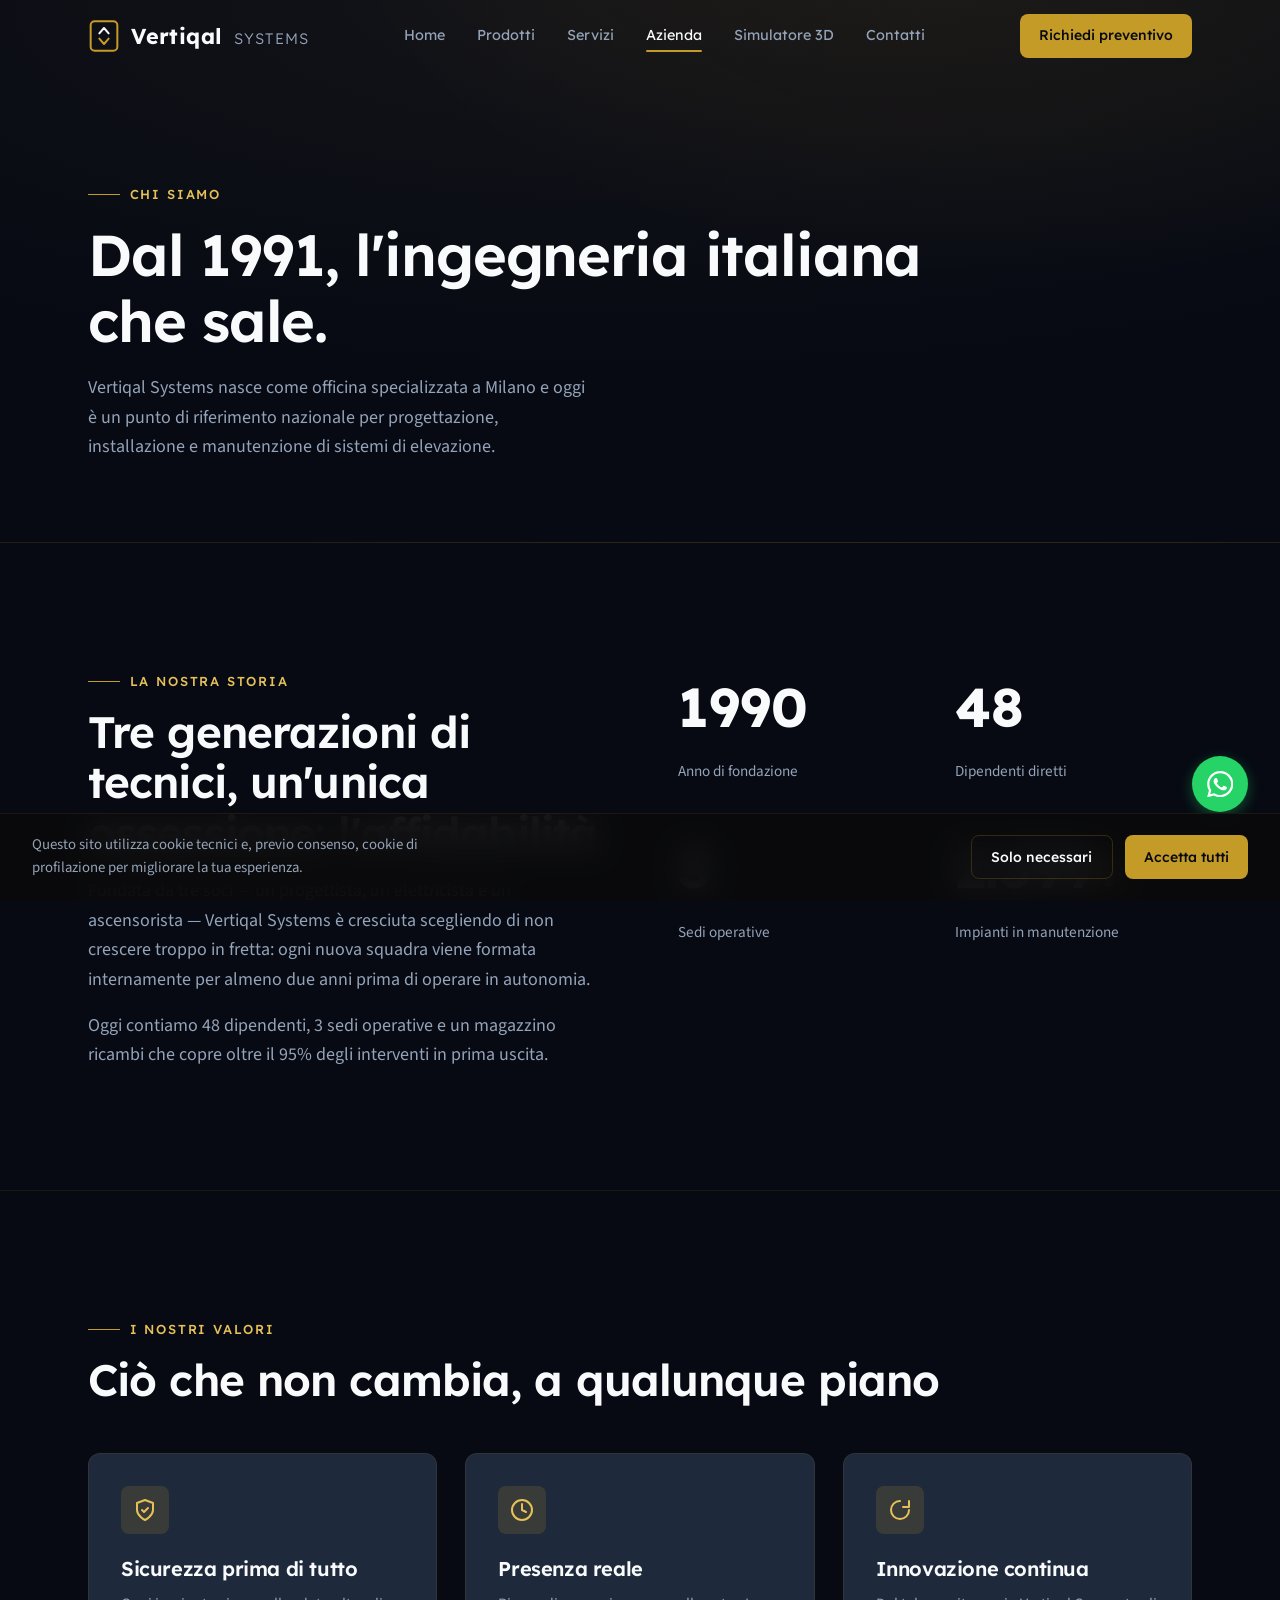
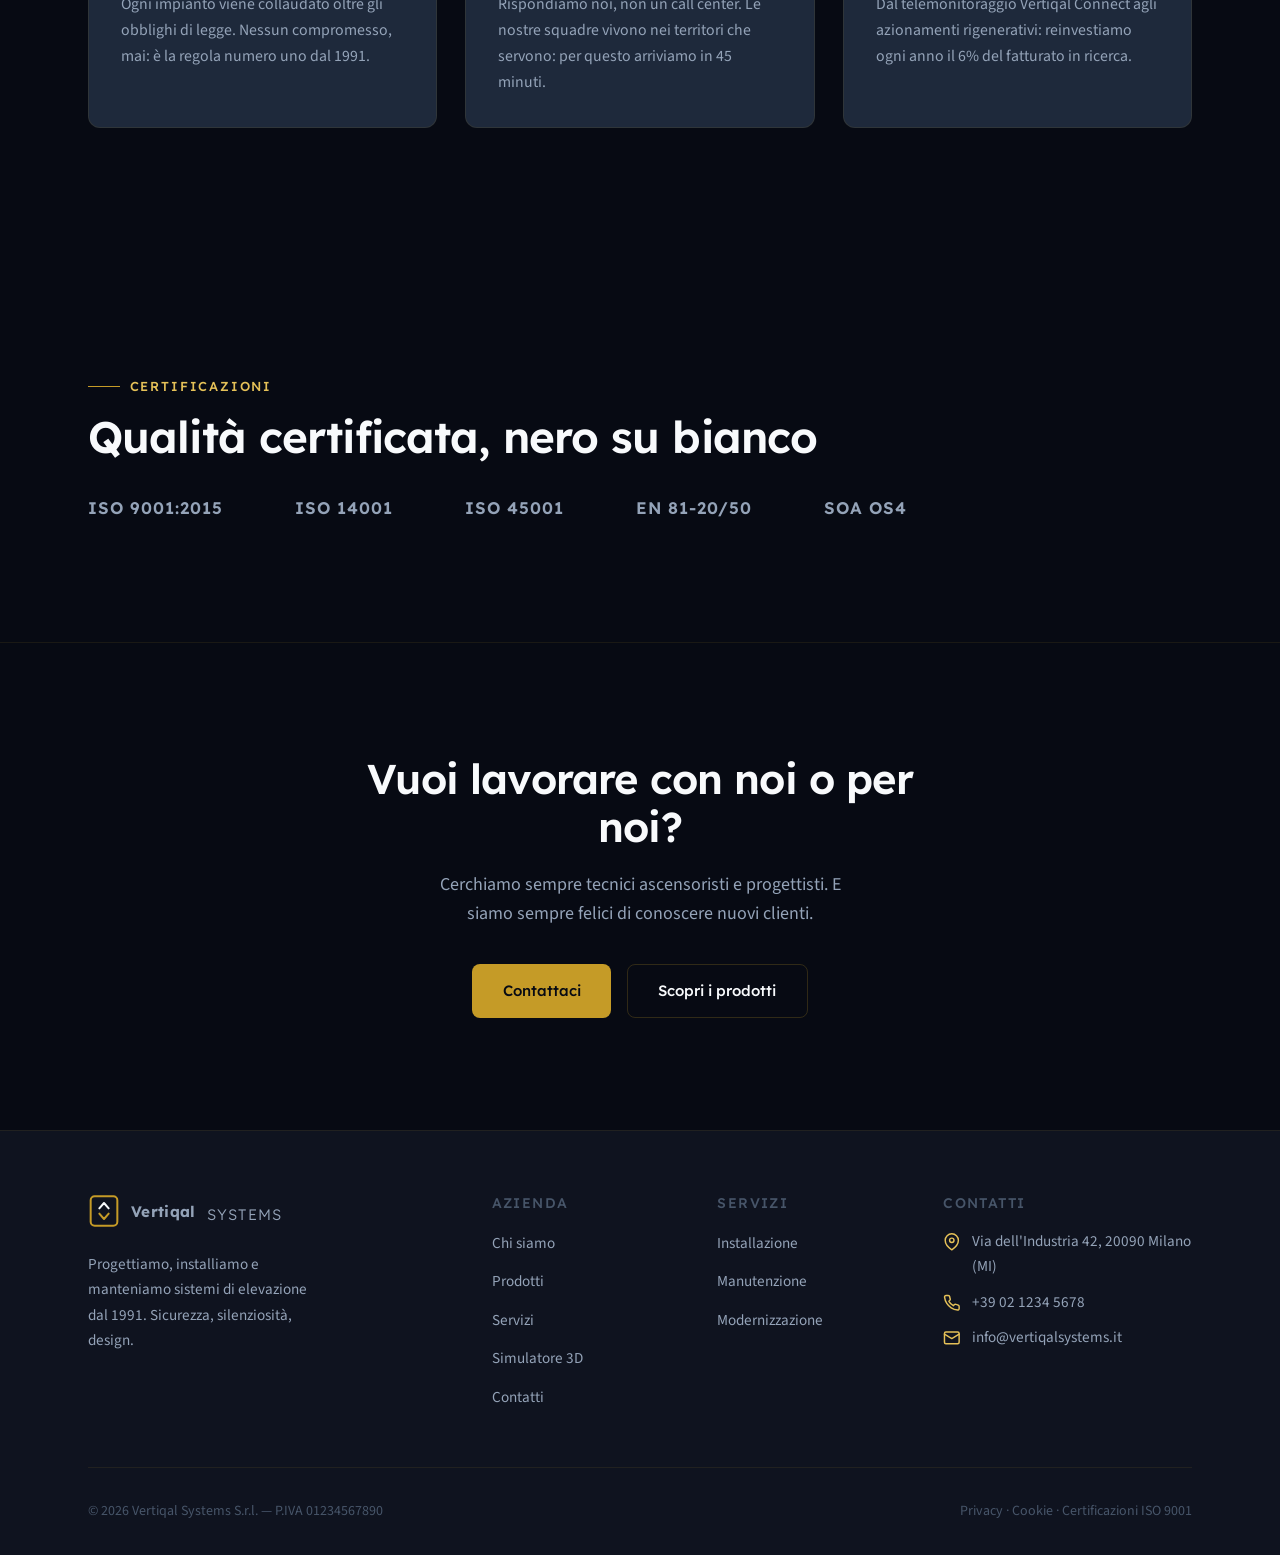
<file: pages/azienda.html>
<!DOCTYPE html>
<html lang="it">
<head>
  <meta charset="UTF-8" />
  <meta name="viewport" content="width=device-width, initial-scale=1.0" />
  <title>Azienda — Vertiqal Systems</title>
  <meta name="description" content="Vertiqal Systems dal 1991: storia, valori e certificazioni di un'azienda italiana specializzata in sistemi di elevazione." />
  <link rel="icon" type="image/svg+xml" href="../assets/img/favicon.svg" />

  <link rel="preconnect" href="https://fonts.googleapis.com" />
  <link rel="preconnect" href="https://fonts.gstatic.com" crossorigin />
  <link href="https://fonts.googleapis.com/css2?family=Lexend:wght@300;400;500;600;700&family=Source+Sans+3:wght@300;400;500;600&display=swap" rel="stylesheet" />

  <link rel="stylesheet" href="../css/base.css" />
  <link rel="stylesheet" href="../css/components.css" />
  <link rel="stylesheet" href="../css/pages.css" />
</head>
<body>

  <div class="page-loader" id="page-loader" aria-hidden="true"><div class="loader-spinner"></div></div>

  <header>
    <nav class="site-nav" aria-label="Principale">
      <div class="container">
        <a class="brand" href="../index.html" aria-label="Vertiqal Systems — home">
          <svg viewBox="0 0 48 48" fill="none" aria-hidden="true">
            <rect x="4" y="2" width="40" height="44" rx="6" stroke="var(--accent)" stroke-width="3"/>
            <path d="M17 20l7-8 7 8" stroke="var(--text)" stroke-width="3" stroke-linecap="round" stroke-linejoin="round"/>
            <path d="M31 28l-7 8-7-8" stroke="var(--accent)" stroke-width="3" stroke-linecap="round" stroke-linejoin="round"/>
          </svg>
          Vertiqal <span class="brand-suffix">Systems</span>
        </a>
        <ul class="nav-links" id="nav-links">
          <li><a href="../index.html">Home</a></li>
          <li><a href="prodotti.html">Prodotti</a></li>
          <li><a href="servizi.html">Servizi</a></li>
          <li><a href="azienda.html" aria-current="page">Azienda</a></li>
          <li><a href="elevator-3d.html">Simulatore 3D</a></li>
          <li><a href="contatti.html">Contatti</a></li>
        </ul>
        <a href="contatti.html" class="btn btn-primary btn-sm nav-cta">Richiedi preventivo</a>
        <button class="nav-toggle" aria-label="Apri menu" aria-expanded="false" aria-controls="nav-links">
          <svg class="icon-menu" viewBox="0 0 24 24" fill="none" stroke="currentColor" stroke-width="2" stroke-linecap="round"><path d="M4 7h16M4 12h16M4 17h16"/></svg>
          <svg class="icon-close" viewBox="0 0 24 24" fill="none" stroke="currentColor" stroke-width="2" stroke-linecap="round"><path d="M6 6l12 12M18 6L6 18"/></svg>
        </button>
      </div>
    </nav>
  </header>

  <main>
    <section class="page-hero">
      <div class="container">
        <span class="eyebrow reveal">Chi siamo</span>
        <h1 class="reveal">Dal 1991, l'ingegneria italiana che sale.</h1>
        <p class="section-lead reveal">Vertiqal Systems nasce come officina specializzata a Milano e oggi è un punto di riferimento nazionale per progettazione, installazione e manutenzione di sistemi di elevazione.</p>
      </div>
    </section>

    <section class="section" aria-labelledby="storia-title">
      <div class="container">
        <div class="history-block">
          <div>
            <span class="eyebrow reveal">La nostra storia</span>
            <h2 class="section-title reveal" id="storia-title">Tre generazioni di tecnici, un'unica ossessione: l'affidabilità</h2>
            <p class="section-lead reveal">Fondata da tre soci — un progettista, un elettricista e un ascensorista — Vertiqal Systems è cresciuta scegliendo di non crescere troppo in fretta: ogni nuova squadra viene formata internamente per almeno due anni prima di operare in autonomia.</p>
            <p class="section-lead reveal" style="margin-top:1rem;">Oggi contiamo 48 dipendenti, 3 sedi operative e un magazzino ricambi che copre oltre il 95% degli interventi in prima uscita.</p>
          </div>
          <div class="stats-grid reveal">
            <div>
              <div class="stat-value" data-count="1991" data-format="plain">0</div>
              <div class="stat-label">Anno di fondazione</div>
            </div>
            <div>
              <div class="stat-value" data-count="48">0</div>
              <div class="stat-label">Dipendenti diretti</div>
            </div>
            <div>
              <div class="stat-value" data-count="3">0</div>
              <div class="stat-label">Sedi operative</div>
            </div>
            <div>
              <div class="stat-value" data-count="2400">0<span class="suffix">+</span></div>
              <div class="stat-label">Impianti in manutenzione</div>
            </div>
          </div>
        </div>
      </div>
    </section>

    <section class="section solid-panel" aria-labelledby="valori-title">
      <div class="container">
        <span class="eyebrow reveal">I nostri valori</span>
        <h2 class="section-title reveal" id="valori-title">Ciò che non cambia, a qualunque piano</h2>

        <div class="values-grid">
          <article class="card reveal">
            <div class="card-icon">
              <svg viewBox="0 0 24 24" fill="none" stroke="currentColor" stroke-width="2" stroke-linecap="round" stroke-linejoin="round"><path d="M12 22s8-4 8-10V5l-8-3-8 3v7c0 6 8 10 8 10z"/><path d="M9 12l2 2 4-4"/></svg>
            </div>
            <h3>Sicurezza prima di tutto</h3>
            <p>Ogni impianto viene collaudato oltre gli obblighi di legge. Nessun compromesso, mai: è la regola numero uno dal 1991.</p>
          </article>
          <article class="card reveal" data-reveal-delay="1">
            <div class="card-icon">
              <svg viewBox="0 0 24 24" fill="none" stroke="currentColor" stroke-width="2" stroke-linecap="round" stroke-linejoin="round"><circle cx="12" cy="12" r="10"/><path d="M12 6v6l4 2"/></svg>
            </div>
            <h3>Presenza reale</h3>
            <p>Rispondiamo noi, non un call center. Le nostre squadre vivono nei territori che servono: per questo arriviamo in 45 minuti.</p>
          </article>
          <article class="card reveal" data-reveal-delay="2">
            <div class="card-icon">
              <svg viewBox="0 0 24 24" fill="none" stroke="currentColor" stroke-width="2" stroke-linecap="round" stroke-linejoin="round"><path d="M21 12a9 9 0 1 1-9-9"/><path d="M21 3v6h-6"/></svg>
            </div>
            <h3>Innovazione continua</h3>
            <p>Dal telemonitoraggio Vertiqal Connect agli azionamenti rigenerativi: reinvestiamo ogni anno il 6% del fatturato in ricerca.</p>
          </article>
        </div>
      </div>
    </section>

    <section class="section" aria-labelledby="cert-title">
      <div class="container">
        <span class="eyebrow reveal">Certificazioni</span>
        <h2 class="section-title reveal" id="cert-title">Qualità certificata, nero su bianco</h2>
        <div class="logo-strip reveal" style="justify-content:flex-start;margin-top:2rem;">
          <span>ISO 9001:2015</span>
          <span>ISO 14001</span>
          <span>ISO 45001</span>
          <span>EN 81-20/50</span>
          <span>SOA OS4</span>
        </div>
      </div>
    </section>

    <section class="cta-band solid-panel" aria-labelledby="cta-title" style="border-top:1px solid var(--border);">
      <div class="container">
        <h2 class="reveal" id="cta-title" style="font-size:clamp(1.8rem,4vw,2.6rem);">Vuoi lavorare con noi o per noi?</h2>
        <p class="reveal" style="color:var(--text-muted);margin:1.2rem auto 2.2rem;max-width:48ch;">Cerchiamo sempre tecnici ascensoristi e progettisti. E siamo sempre felici di conoscere nuovi clienti.</p>
        <div class="hero-ctas reveal" style="display:flex;justify-content:center;gap:1rem;flex-wrap:wrap;">
          <a href="contatti.html" class="btn btn-primary">Contattaci</a>
          <a href="prodotti.html" class="btn btn-ghost">Scopri i prodotti</a>
        </div>
      </div>
    </section>
  </main>

  <footer class="site-footer">
    <div class="container">
      <div class="footer-grid">
        <div class="footer-about">
          <a class="brand" href="../index.html">
            <svg viewBox="0 0 48 48" fill="none" aria-hidden="true">
              <rect x="4" y="2" width="40" height="44" rx="6" stroke="var(--accent)" stroke-width="3"/>
              <path d="M17 20l7-8 7 8" stroke="var(--text)" stroke-width="3" stroke-linecap="round" stroke-linejoin="round"/>
              <path d="M31 28l-7 8-7-8" stroke="var(--accent)" stroke-width="3" stroke-linecap="round" stroke-linejoin="round"/>
            </svg>
            Vertiqal <span class="brand-suffix">Systems</span>
          </a>
          <p>Progettiamo, installiamo e manteniamo sistemi di elevazione dal 1991. Sicurezza, silenziosità, design.</p>
        </div>
        <div>
          <h4>Azienda</h4>
          <ul>
            <li><a href="azienda.html">Chi siamo</a></li>
            <li><a href="prodotti.html">Prodotti</a></li>
            <li><a href="servizi.html">Servizi</a></li>
            <li><a href="elevator-3d.html">Simulatore 3D</a></li>
            <li><a href="contatti.html">Contatti</a></li>
          </ul>
        </div>
        <div>
          <h4>Servizi</h4>
          <ul>
            <li><a href="servizi.html#installazione">Installazione</a></li>
            <li><a href="servizi.html#manutenzione">Manutenzione</a></li>
            <li><a href="servizi.html#modernizzazione">Modernizzazione</a></li>
          </ul>
        </div>
        <div>
          <h4>Contatti</h4>
          <ul class="footer-contact">
            <li>
              <svg viewBox="0 0 24 24" fill="none" stroke="currentColor" stroke-width="2" stroke-linecap="round" stroke-linejoin="round" aria-hidden="true"><path d="M21 10c0 7-9 13-9 13s-9-6-9-13a9 9 0 0 1 18 0z"/><circle cx="12" cy="10" r="3"/></svg>
              Via dell'Industria 42, 20090 Milano (MI)
            </li>
            <li>
              <svg viewBox="0 0 24 24" fill="none" stroke="currentColor" stroke-width="2" stroke-linecap="round" stroke-linejoin="round" aria-hidden="true"><path d="M22 16.92v3a2 2 0 0 1-2.18 2 19.79 19.79 0 0 1-8.63-3.07 19.5 19.5 0 0 1-6-6 19.79 19.79 0 0 1-3.07-8.67A2 2 0 0 1 4.11 2h3a2 2 0 0 1 2 1.72c.13.96.36 1.9.7 2.81a2 2 0 0 1-.45 2.11L8.09 9.91a16 16 0 0 0 6 6l1.27-1.27a2 2 0 0 1 2.11-.45c.91.34 1.85.57 2.81.7A2 2 0 0 1 22 16.92z"/></svg>
              +39 02 1234 5678
            </li>
            <li>
              <svg viewBox="0 0 24 24" fill="none" stroke="currentColor" stroke-width="2" stroke-linecap="round" stroke-linejoin="round" aria-hidden="true"><rect x="2" y="4" width="20" height="16" rx="2"/><path d="M22 7l-10 6L2 7"/></svg>
              info@vertiqalsystems.it
            </li>
          </ul>
        </div>
      </div>
      <div class="footer-bottom">
        <span>&copy; <span id="current-year">2026</span> Vertiqal Systems S.r.l. — P.IVA 01234567890</span>
        <span>Privacy · Cookie · Certificazioni ISO 9001</span>
      </div>
    </div>
  </footer>

  <button class="scroll-top" id="scroll-top" aria-label="Torna in cima">
    <svg viewBox="0 0 24 24" fill="none" stroke="currentColor" stroke-width="2.5" stroke-linecap="round" stroke-linejoin="round" width="22" height="22"><path d="M18 15l-6-6-6 6"/></svg>
  </button>
  <a class="floating-contact" href="https://wa.me/390212345678?text=Salve%2C%20vorrei%20informazioni%20sui%20vostri%20ascensori." target="_blank" rel="noopener noreferrer" aria-label="Contattaci su WhatsApp">
    <svg viewBox="0 0 24 24" fill="currentColor" width="28" height="28"><path d="M17.472 14.382c-.297-.149-1.758-.867-2.03-.967-.273-.099-.471-.148-.67.15-.197.297-.767.966-.94 1.164-.173.199-.347.223-.644.075-.297-.15-1.255-.463-2.39-1.475-.883-.788-1.48-1.761-1.653-2.059-.173-.297-.018-.458.13-.606.134-.133.298-.347.446-.52.149-.174.198-.298.298-.497.099-.198.05-.371-.025-.52-.075-.149-.669-1.612-.916-2.207-.242-.579-.487-.5-.669-.51-.173-.008-.371-.01-.57-.01-.198 0-.52.074-.792.372-.272.297-1.04 1.016-1.04 2.479 0 1.462 1.065 2.875 1.213 3.074.149.198 2.096 3.2 5.077 4.487.709.306 1.262.489 1.694.625.712.227 1.36.195 1.871.118.571-.085 1.758-.719 2.006-1.413.248-.694.248-1.289.173-1.413-.074-.124-.272-.198-.57-.347m-5.421 7.403h-.004a9.87 9.87 0 01-5.031-1.378l-.361-.214-3.741.982.998-3.648-.235-.374a9.86 9.86 0 01-1.51-5.26c.001-5.45 4.436-9.884 9.888-9.884 2.64 0 5.122 1.03 6.988 2.898a9.825 9.825 0 012.893 6.994c-.003 5.45-4.437 9.884-9.885 9.884m8.413-18.297A11.815 11.815 0 0012.05 0C5.495 0 .16 5.335.157 11.892c0 2.096.547 4.142 1.588 5.945L.057 24l6.305-1.654a11.882 11.882 0 005.683 1.448h.005c6.554 0 11.89-5.335 11.893-11.893a11.821 11.821 0 00-3.48-8.413z"/></svg>
  </a>
  <div class="cookie-banner" id="cookie-banner" role="dialog" aria-label="Consenso cookie">
    <div class="cookie-text"><p>Questo sito utilizza cookie tecnici e, previo consenso, cookie di profilazione per migliorare la tua esperienza.</p></div>
    <div class="cookie-actions">
      <button class="btn btn-ghost btn-sm" id="cookie-reject">Solo necessari</button>
      <button class="btn btn-primary btn-sm" id="cookie-accept">Accetta tutti</button>
    </div>
  </div>

  <script src="../js/main.js" defer></script>
</body>
</html>
</file>
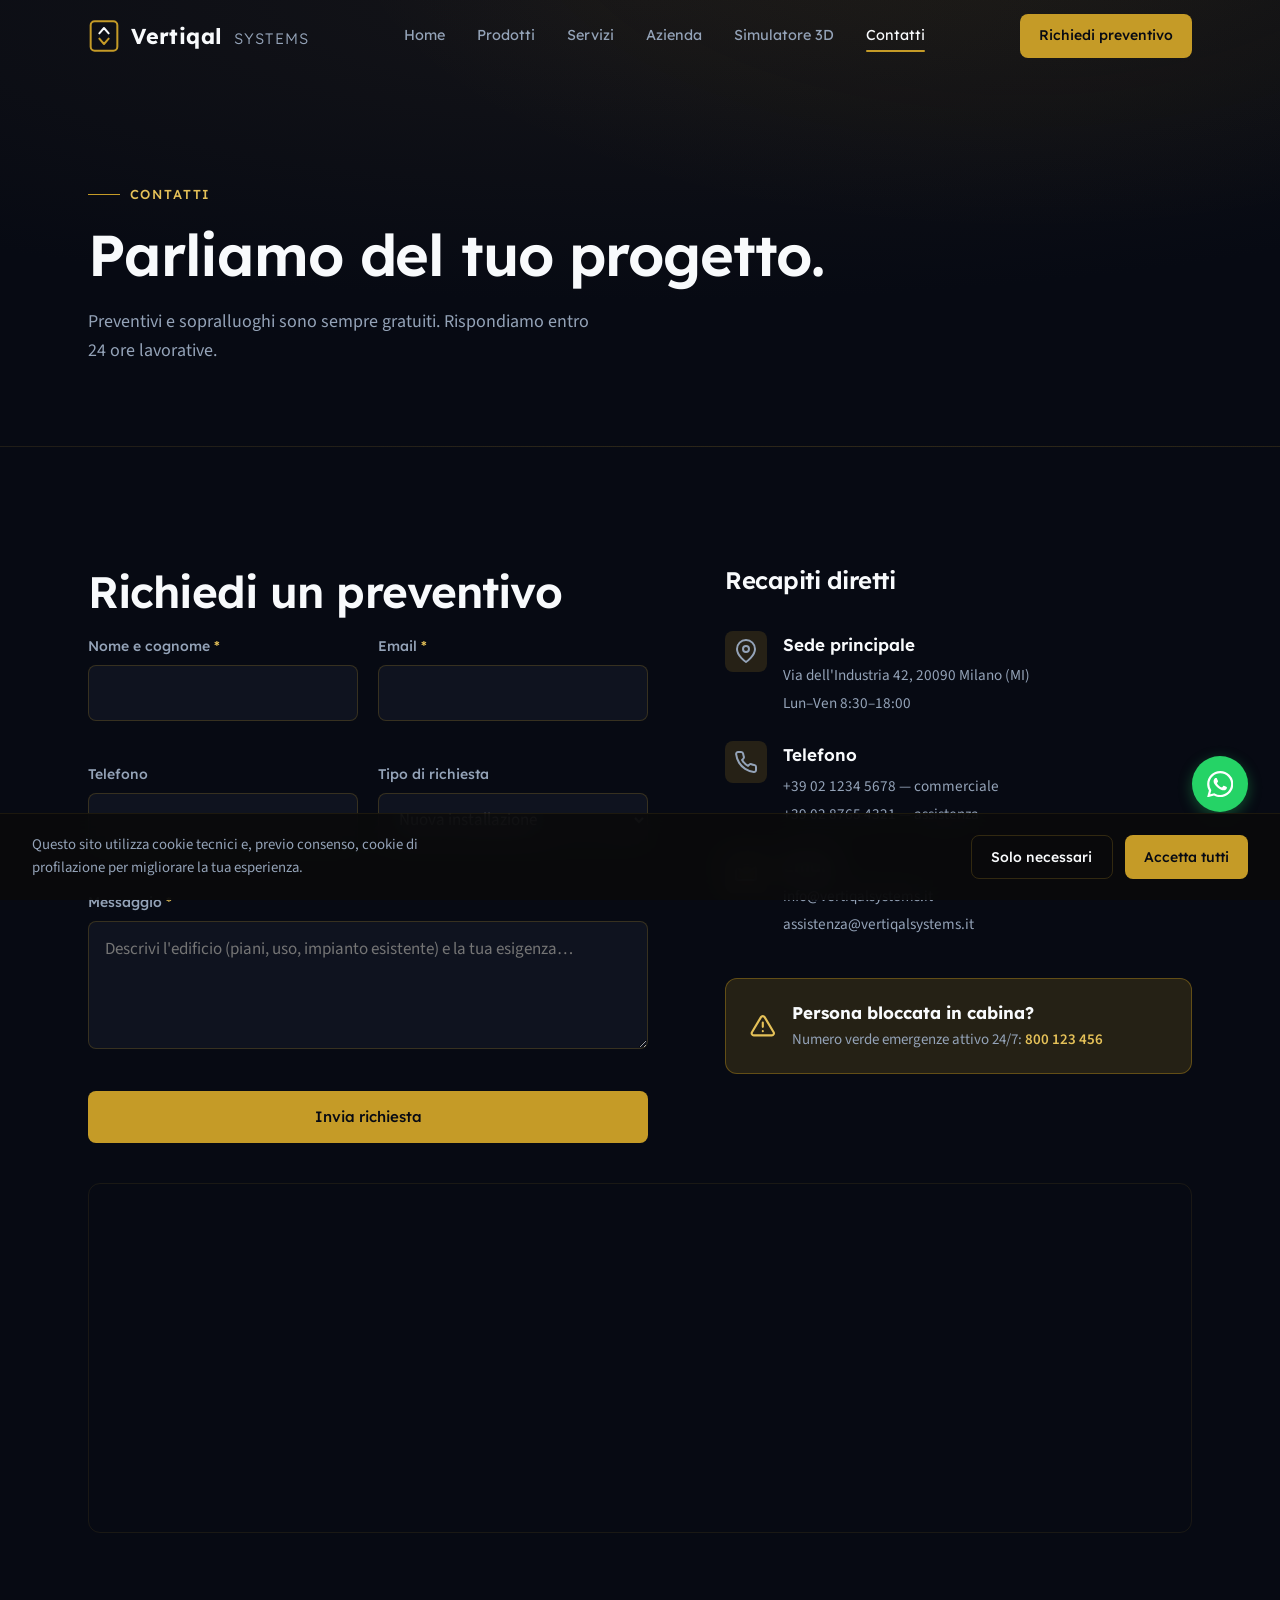
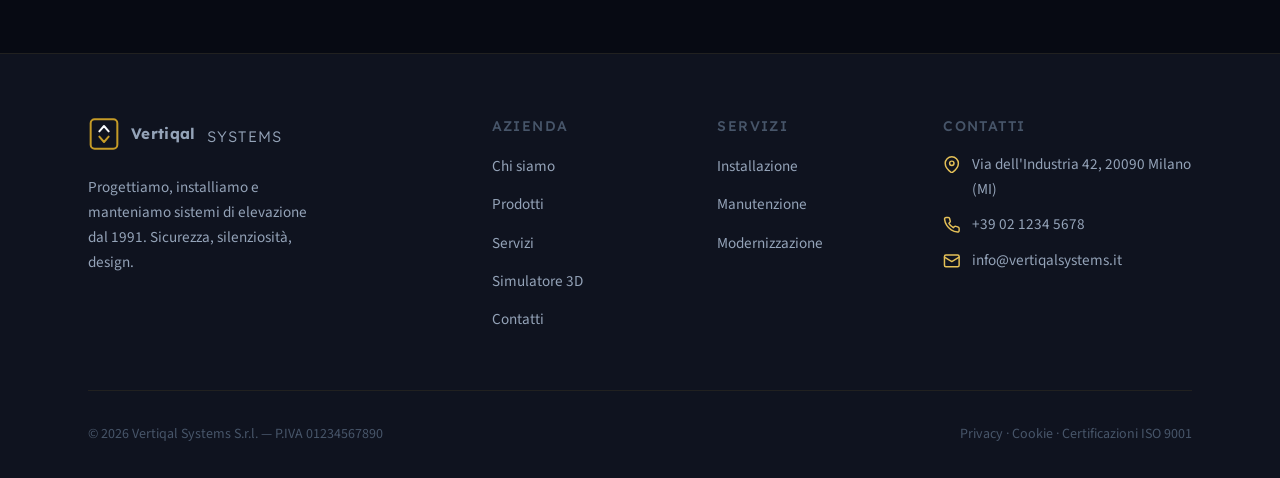
<file: pages/contatti.html>
<!DOCTYPE html>
<html lang="it">
<head>
  <meta charset="UTF-8" />
  <meta name="viewport" content="width=device-width, initial-scale=1.0" />
  <title>Contatti — Vertiqal Systems</title>
  <meta name="description" content="Richiedi un preventivo gratuito o contatta l'assistenza Vertiqal Systems. Rispondiamo entro 24 ore lavorative. Emergenze 24/7." />
  <link rel="icon" type="image/svg+xml" href="../assets/img/favicon.svg" />

  <link rel="preconnect" href="https://fonts.googleapis.com" />
  <link rel="preconnect" href="https://fonts.gstatic.com" crossorigin />
  <link href="https://fonts.googleapis.com/css2?family=Lexend:wght@300;400;500;600;700&family=Source+Sans+3:wght@300;400;500;600&display=swap" rel="stylesheet" />

  <link rel="stylesheet" href="../css/base.css" />
  <link rel="stylesheet" href="../css/components.css" />
  <link rel="stylesheet" href="../css/pages.css" />
</head>
<body>

  <div class="page-loader" id="page-loader" aria-hidden="true"><div class="loader-spinner"></div></div>

  <header>
    <nav class="site-nav" aria-label="Principale">
      <div class="container">
        <a class="brand" href="../index.html" aria-label="Vertiqal Systems — home">
          <svg viewBox="0 0 48 48" fill="none" aria-hidden="true">
            <rect x="4" y="2" width="40" height="44" rx="6" stroke="var(--accent)" stroke-width="3"/>
            <path d="M17 20l7-8 7 8" stroke="var(--text)" stroke-width="3" stroke-linecap="round" stroke-linejoin="round"/>
            <path d="M31 28l-7 8-7-8" stroke="var(--accent)" stroke-width="3" stroke-linecap="round" stroke-linejoin="round"/>
          </svg>
          Vertiqal <span class="brand-suffix">Systems</span>
        </a>
        <ul class="nav-links" id="nav-links">
          <li><a href="../index.html">Home</a></li>
          <li><a href="prodotti.html">Prodotti</a></li>
          <li><a href="servizi.html">Servizi</a></li>
          <li><a href="azienda.html">Azienda</a></li>
          <li><a href="elevator-3d.html">Simulatore 3D</a></li>
          <li><a href="contatti.html" aria-current="page">Contatti</a></li>
        </ul>
        <a href="contatti.html" class="btn btn-primary btn-sm nav-cta">Richiedi preventivo</a>
        <button class="nav-toggle" aria-label="Apri menu" aria-expanded="false" aria-controls="nav-links">
          <svg class="icon-menu" viewBox="0 0 24 24" fill="none" stroke="currentColor" stroke-width="2" stroke-linecap="round"><path d="M4 7h16M4 12h16M4 17h16"/></svg>
          <svg class="icon-close" viewBox="0 0 24 24" fill="none" stroke="currentColor" stroke-width="2" stroke-linecap="round"><path d="M6 6l12 12M18 6L6 18"/></svg>
        </button>
      </div>
    </nav>
  </header>

  <main>
    <section class="page-hero">
      <div class="container">
        <span class="eyebrow reveal">Contatti</span>
        <h1 class="reveal">Parliamo del tuo progetto.</h1>
        <p class="section-lead reveal">Preventivi e sopralluoghi sono sempre gratuiti. Rispondiamo entro 24 ore lavorative.</p>
      </div>
    </section>

    <section class="section" aria-label="Modulo di contatto e recapiti">
      <div class="container">
        <div class="contact-layout">

          <!-- Form -->
          <div class="reveal">
            <h2 class="section-title" style="margin-top:0;">Richiedi un preventivo</h2>
            <form id="contact-form" novalidate>
              <div class="form-grid">
                <div class="form-field">
                  <label for="f-nome">Nome e cognome <span class="required" aria-hidden="true">*</span></label>
                  <input type="text" id="f-nome" name="nome" autocomplete="name" required />
                  <span class="form-error" data-error-for="nome" aria-live="polite"></span>
                </div>
                <div class="form-field">
                  <label for="f-email">Email <span class="required" aria-hidden="true">*</span></label>
                  <input type="email" id="f-email" name="email" autocomplete="email" required />
                  <span class="form-error" data-error-for="email" aria-live="polite"></span>
                </div>
                <div class="form-field">
                  <label for="f-telefono">Telefono</label>
                  <input type="tel" id="f-telefono" name="telefono" autocomplete="tel" />
                  <span class="form-error" data-error-for="telefono" aria-live="polite"></span>
                </div>
                <div class="form-field">
                  <label for="f-tipo">Tipo di richiesta</label>
                  <select id="f-tipo" name="tipo">
                    <option value="installazione">Nuova installazione</option>
                    <option value="manutenzione">Contratto di manutenzione</option>
                    <option value="modernizzazione">Modernizzazione</option>
                    <option value="altro">Altro</option>
                  </select>
                </div>
                <div class="form-field full">
                  <label for="f-messaggio">Messaggio <span class="required" aria-hidden="true">*</span></label>
                  <textarea id="f-messaggio" name="messaggio" required placeholder="Descrivi l'edificio (piani, uso, impianto esistente) e la tua esigenza…"></textarea>
                  <span class="form-error" data-error-for="messaggio" aria-live="polite"></span>
                </div>
                <div class="form-field full">
                  <button type="submit" class="btn btn-primary">Invia richiesta</button>
                </div>
              </div>
              <div class="form-success" id="form-success" tabindex="-1" role="status">
                <svg viewBox="0 0 24 24" fill="none" stroke="currentColor" stroke-width="2" stroke-linecap="round" stroke-linejoin="round" width="22" height="22" aria-hidden="true"><path d="M22 11.08V12a10 10 0 1 1-5.93-9.14"/><path d="M22 4L12 14.01l-3-3"/></svg>
                <span><strong>Richiesta inviata.</strong> Ti ricontatteremo entro 24 ore lavorative all'indirizzo indicato.</span>
              </div>
            </form>
          </div>

          <!-- Recapiti -->
          <aside>
            <h2 class="section-title reveal" style="margin-top:0;font-size:1.5rem;">Recapiti diretti</h2>
            <ul class="contact-info-list">
              <li class="reveal">
                <span class="card-icon" aria-hidden="true">
                  <svg viewBox="0 0 24 24" fill="none" stroke="currentColor" stroke-width="2" stroke-linecap="round" stroke-linejoin="round"><path d="M21 10c0 7-9 13-9 13s-9-6-9-13a9 9 0 0 1 18 0z"/><circle cx="12" cy="10" r="3"/></svg>
                </span>
                <div>
                  <strong>Sede principale</strong>
                  <span>Via dell'Industria 42, 20090 Milano (MI)<br />Lun–Ven 8:30–18:00</span>
                </div>
              </li>
              <li class="reveal" data-reveal-delay="1">
                <span class="card-icon" aria-hidden="true">
                  <svg viewBox="0 0 24 24" fill="none" stroke="currentColor" stroke-width="2" stroke-linecap="round" stroke-linejoin="round"><path d="M22 16.92v3a2 2 0 0 1-2.18 2 19.79 19.79 0 0 1-8.63-3.07 19.5 19.5 0 0 1-6-6 19.79 19.79 0 0 1-3.07-8.67A2 2 0 0 1 4.11 2h3a2 2 0 0 1 2 1.72c.13.96.36 1.9.7 2.81a2 2 0 0 1-.45 2.11L8.09 9.91a16 16 0 0 0 6 6l1.27-1.27a2 2 0 0 1 2.11-.45c.91.34 1.85.57 2.81.7A2 2 0 0 1 22 16.92z"/></svg>
                </span>
                <div>
                  <strong>Telefono</strong>
                  <span><a href="tel:+390212345678">+39 02 1234 5678</a> — commerciale<br /><a href="tel:+390287654321">+39 02 8765 4321</a> — assistenza</span>
                </div>
              </li>
              <li class="reveal" data-reveal-delay="2">
                <span class="card-icon" aria-hidden="true">
                  <svg viewBox="0 0 24 24" fill="none" stroke="currentColor" stroke-width="2" stroke-linecap="round" stroke-linejoin="round"><rect x="2" y="4" width="20" height="16" rx="2"/><path d="M22 7l-10 6L2 7"/></svg>
                </span>
                <div>
                  <strong>Email</strong>
                  <span><a href="mailto:info@vertiqalsystems.it">info@vertiqalsystems.it</a><br /><a href="mailto:assistenza@vertiqalsystems.it">assistenza@vertiqalsystems.it</a></span>
                </div>
              </li>
            </ul>

            <div class="emergency-banner reveal">
              <svg viewBox="0 0 24 24" fill="none" stroke="currentColor" stroke-width="2" stroke-linecap="round" stroke-linejoin="round" aria-hidden="true"><path d="M10.29 3.86L1.82 18a2 2 0 0 0 1.71 3h16.94a2 2 0 0 0 1.71-3L13.71 3.86a2 2 0 0 0-3.42 0z"/><path d="M12 9v4M12 17h.01"/></svg>
              <div>
                <strong>Persona bloccata in cabina?</strong>
                <p>Numero verde emergenze attivo 24/7: <a href="tel:800123456" style="color:var(--accent-bright);font-weight:600;">800 123 456</a></p>
              </div>
            </div>
          </aside>

        </div>

        <!-- Mappa -->
        <div class="map-container reveal">
          <iframe src="https://www.google.com/maps/embed?pb=!1m18!1m12!1m3!1d2796.3!2d9.18!3d45.47!2m3!1f0!2f0!3f0!3m2!1i1024!2i768!4f13.1!3m3!1m2!1s0x0%3A0x0!2zNDXCsDI4JzEyLjAiTiA5wrAxMCw0OC4wIkU!5e0!3m2!1sit!2sit!4v1" allowfullscreen loading="lazy" referrerpolicy="no-referrer-when-downgrade" title="Mappa sede Vertiqal Systems"></iframe>
        </div>

      </div>
    </section>
  </main>

  <footer class="site-footer">
    <div class="container">
      <div class="footer-grid">
        <div class="footer-about">
          <a class="brand" href="../index.html">
            <svg viewBox="0 0 48 48" fill="none" aria-hidden="true">
              <rect x="4" y="2" width="40" height="44" rx="6" stroke="var(--accent)" stroke-width="3"/>
              <path d="M17 20l7-8 7 8" stroke="var(--text)" stroke-width="3" stroke-linecap="round" stroke-linejoin="round"/>
              <path d="M31 28l-7 8-7-8" stroke="var(--accent)" stroke-width="3" stroke-linecap="round" stroke-linejoin="round"/>
            </svg>
            Vertiqal <span class="brand-suffix">Systems</span>
          </a>
          <p>Progettiamo, installiamo e manteniamo sistemi di elevazione dal 1991. Sicurezza, silenziosità, design.</p>
        </div>
        <div>
          <h4>Azienda</h4>
          <ul>
            <li><a href="azienda.html">Chi siamo</a></li>
            <li><a href="prodotti.html">Prodotti</a></li>
            <li><a href="servizi.html">Servizi</a></li>
            <li><a href="elevator-3d.html">Simulatore 3D</a></li>
            <li><a href="contatti.html">Contatti</a></li>
          </ul>
        </div>
        <div>
          <h4>Servizi</h4>
          <ul>
            <li><a href="servizi.html#installazione">Installazione</a></li>
            <li><a href="servizi.html#manutenzione">Manutenzione</a></li>
            <li><a href="servizi.html#modernizzazione">Modernizzazione</a></li>
          </ul>
        </div>
        <div>
          <h4>Contatti</h4>
          <ul class="footer-contact">
            <li>
              <svg viewBox="0 0 24 24" fill="none" stroke="currentColor" stroke-width="2" stroke-linecap="round" stroke-linejoin="round" aria-hidden="true"><path d="M21 10c0 7-9 13-9 13s-9-6-9-13a9 9 0 0 1 18 0z"/><circle cx="12" cy="10" r="3"/></svg>
              Via dell'Industria 42, 20090 Milano (MI)
            </li>
            <li>
              <svg viewBox="0 0 24 24" fill="none" stroke="currentColor" stroke-width="2" stroke-linecap="round" stroke-linejoin="round" aria-hidden="true"><path d="M22 16.92v3a2 2 0 0 1-2.18 2 19.79 19.79 0 0 1-8.63-3.07 19.5 19.5 0 0 1-6-6 19.79 19.79 0 0 1-3.07-8.67A2 2 0 0 1 4.11 2h3a2 2 0 0 1 2 1.72c.13.96.36 1.9.7 2.81a2 2 0 0 1-.45 2.11L8.09 9.91a16 16 0 0 0 6 6l1.27-1.27a2 2 0 0 1 2.11-.45c.91.34 1.85.57 2.81.7A2 2 0 0 1 22 16.92z"/></svg>
              +39 02 1234 5678
            </li>
            <li>
              <svg viewBox="0 0 24 24" fill="none" stroke="currentColor" stroke-width="2" stroke-linecap="round" stroke-linejoin="round" aria-hidden="true"><rect x="2" y="4" width="20" height="16" rx="2"/><path d="M22 7l-10 6L2 7"/></svg>
              info@vertiqalsystems.it
            </li>
          </ul>
        </div>
      </div>
      <div class="footer-bottom">
        <span>&copy; <span id="current-year">2026</span> Vertiqal Systems S.r.l. — P.IVA 01234567890</span>
        <span>Privacy · Cookie · Certificazioni ISO 9001</span>
      </div>
    </div>
  </footer>

  <button class="scroll-top" id="scroll-top" aria-label="Torna in cima">
    <svg viewBox="0 0 24 24" fill="none" stroke="currentColor" stroke-width="2.5" stroke-linecap="round" stroke-linejoin="round" width="22" height="22"><path d="M18 15l-6-6-6 6"/></svg>
  </button>
  <a class="floating-contact" href="https://wa.me/390212345678?text=Salve%2C%20vorrei%20informazioni%20sui%20vostri%20ascensori." target="_blank" rel="noopener noreferrer" aria-label="Contattaci su WhatsApp">
    <svg viewBox="0 0 24 24" fill="currentColor" width="28" height="28"><path d="M17.472 14.382c-.297-.149-1.758-.867-2.03-.967-.273-.099-.471-.148-.67.15-.197.297-.767.966-.94 1.164-.173.199-.347.223-.644.075-.297-.15-1.255-.463-2.39-1.475-.883-.788-1.48-1.761-1.653-2.059-.173-.297-.018-.458.13-.606.134-.133.298-.347.446-.52.149-.174.198-.298.298-.497.099-.198.05-.371-.025-.52-.075-.149-.669-1.612-.916-2.207-.242-.579-.487-.5-.669-.51-.173-.008-.371-.01-.57-.01-.198 0-.52.074-.792.372-.272.297-1.04 1.016-1.04 2.479 0 1.462 1.065 2.875 1.213 3.074.149.198 2.096 3.2 5.077 4.487.709.306 1.262.489 1.694.625.712.227 1.36.195 1.871.118.571-.085 1.758-.719 2.006-1.413.248-.694.248-1.289.173-1.413-.074-.124-.272-.198-.57-.347m-5.421 7.403h-.004a9.87 9.87 0 01-5.031-1.378l-.361-.214-3.741.982.998-3.648-.235-.374a9.86 9.86 0 01-1.51-5.26c.001-5.45 4.436-9.884 9.888-9.884 2.64 0 5.122 1.03 6.988 2.898a9.825 9.825 0 012.893 6.994c-.003 5.45-4.437 9.884-9.885 9.884m8.413-18.297A11.815 11.815 0 0012.05 0C5.495 0 .16 5.335.157 11.892c0 2.096.547 4.142 1.588 5.945L.057 24l6.305-1.654a11.882 11.882 0 005.683 1.448h.005c6.554 0 11.89-5.335 11.893-11.893a11.821 11.821 0 00-3.48-8.413z"/></svg>
  </a>
  <div class="cookie-banner" id="cookie-banner" role="dialog" aria-label="Consenso cookie">
    <div class="cookie-text"><p>Questo sito utilizza cookie tecnici e, previo consenso, cookie di profilazione per migliorare la tua esperienza.</p></div>
    <div class="cookie-actions">
      <button class="btn btn-ghost btn-sm" id="cookie-reject">Solo necessari</button>
      <button class="btn btn-primary btn-sm" id="cookie-accept">Accetta tutti</button>
    </div>
  </div>

  <script src="../js/main.js" defer></script>
  <script src="../js/form.js" defer></script>
</body>
</html>
</file>
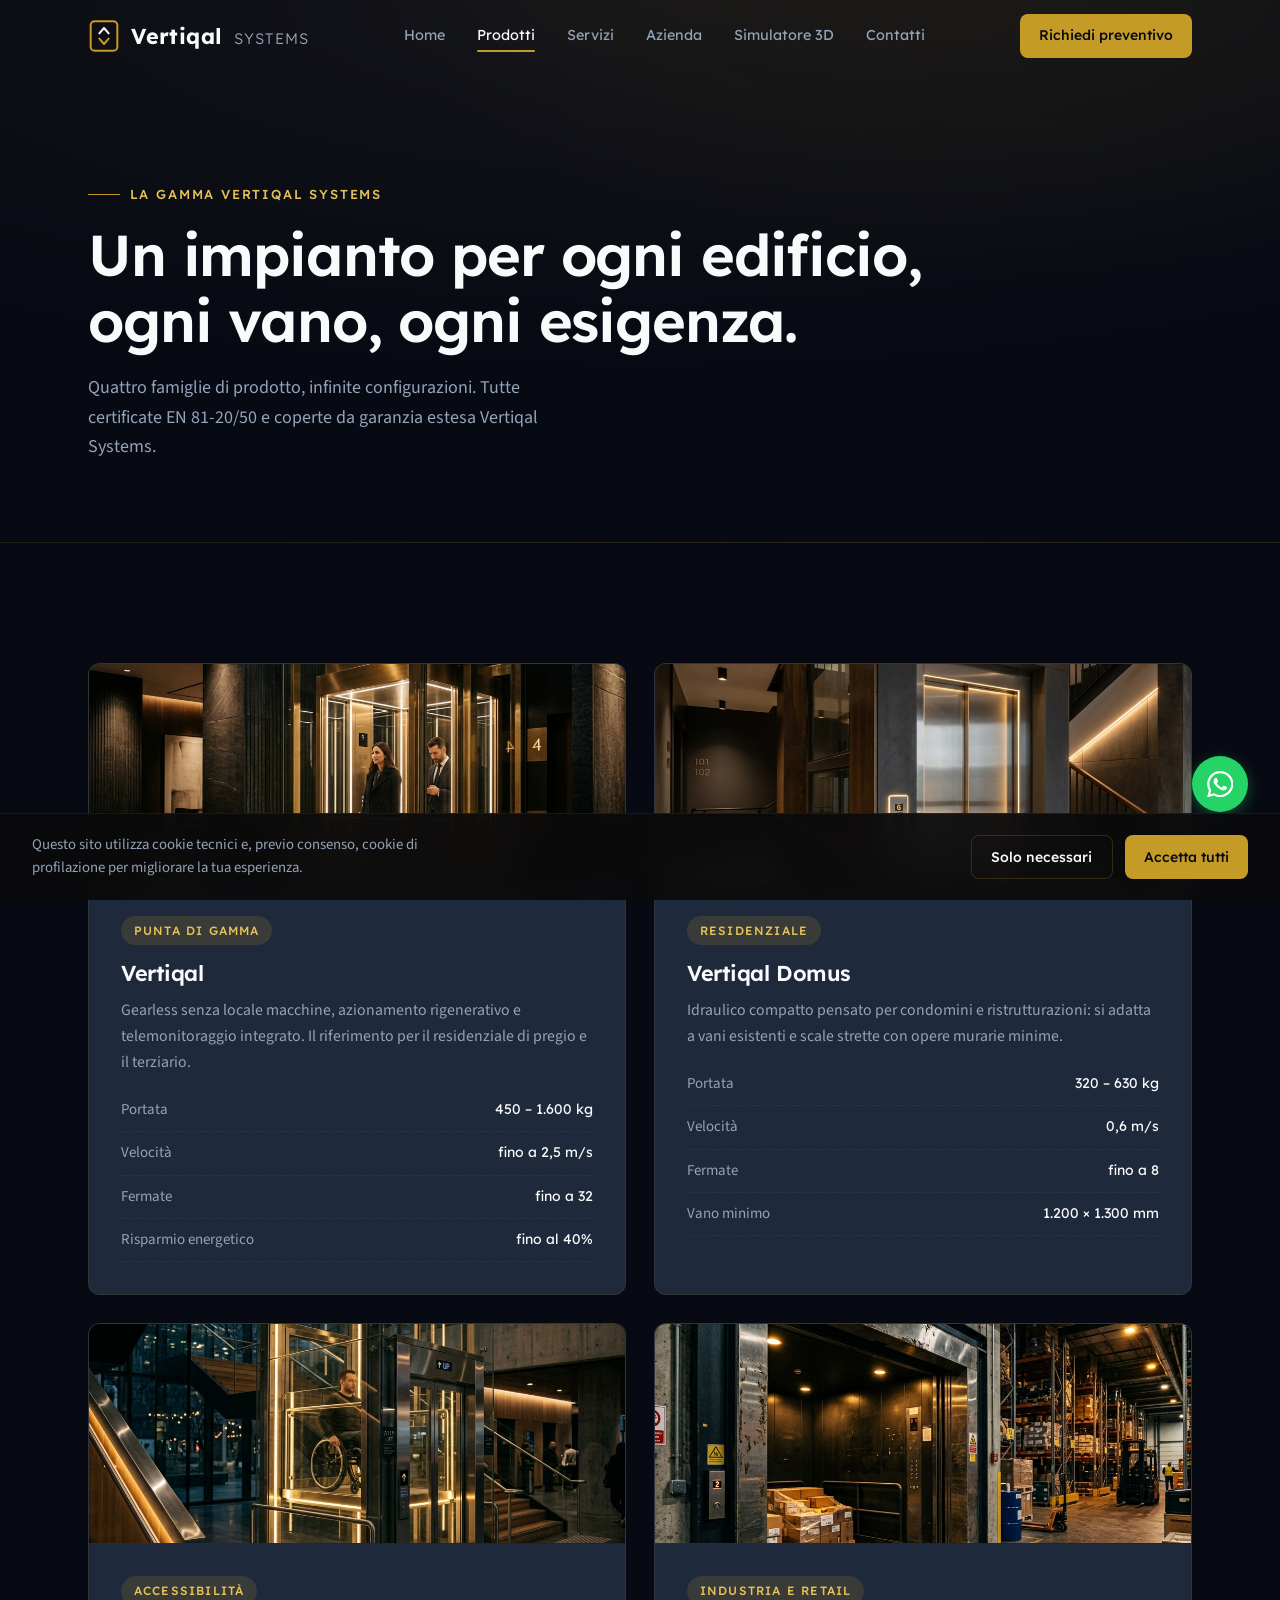
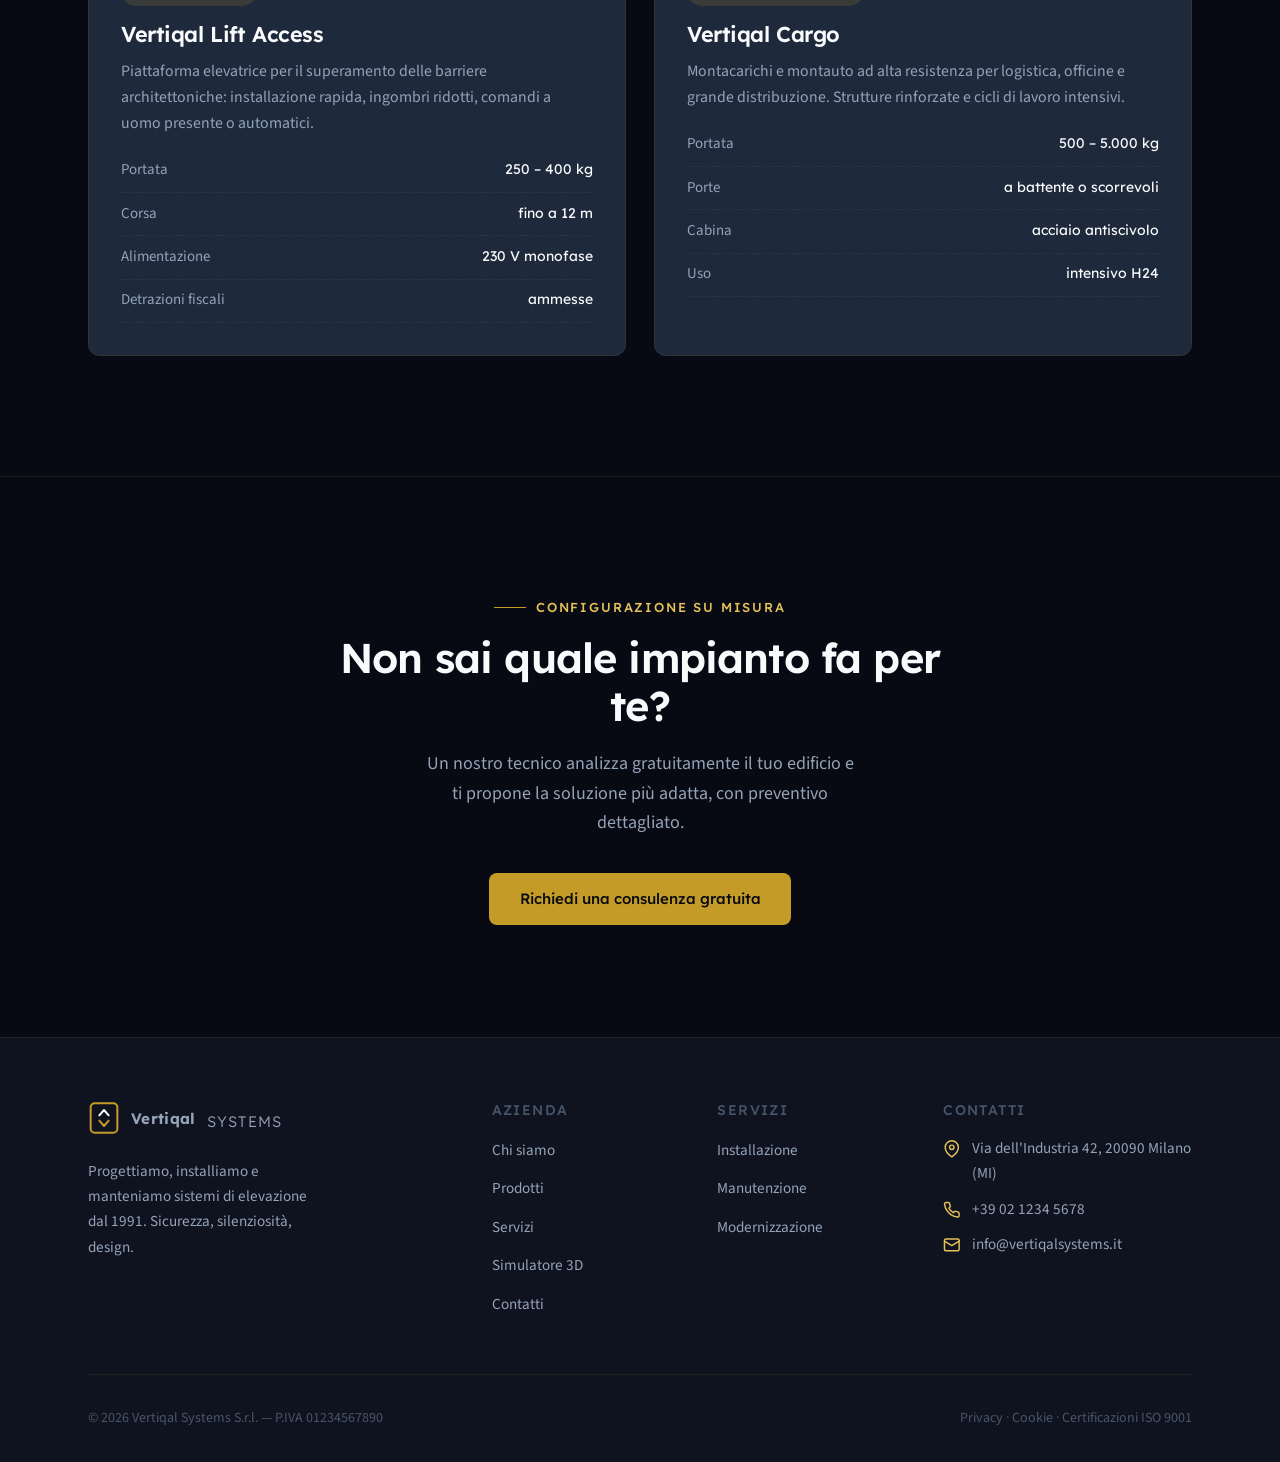
<file: pages/prodotti.html>
<!DOCTYPE html>
<html lang="it">
<head>
  <meta charset="UTF-8" />
  <meta name="viewport" content="width=device-width, initial-scale=1.0" />
  <title>Prodotti — Vertiqal Systems</title>
  <meta name="description" content="La gamma Vertiqal Systems: ascensori gearless, idraulici, piattaforme elevatrici e montacarichi. Soluzioni su misura per ogni edificio." />
  <link rel="icon" type="image/svg+xml" href="../assets/img/favicon.svg" />

  <link rel="preconnect" href="https://fonts.googleapis.com" />
  <link rel="preconnect" href="https://fonts.gstatic.com" crossorigin />
  <link href="https://fonts.googleapis.com/css2?family=Lexend:wght@300;400;500;600;700&family=Source+Sans+3:wght@300;400;500;600&display=swap" rel="stylesheet" />

  <link rel="stylesheet" href="../css/base.css" />
  <link rel="stylesheet" href="../css/components.css" />
  <link rel="stylesheet" href="../css/pages.css" />
</head>
<body>

  <div class="page-loader" id="page-loader" aria-hidden="true"><div class="loader-spinner"></div></div>

  <header>
    <nav class="site-nav" aria-label="Principale">
      <div class="container">
        <a class="brand" href="../index.html" aria-label="Vertiqal Systems — home">
          <svg viewBox="0 0 48 48" fill="none" aria-hidden="true">
            <rect x="4" y="2" width="40" height="44" rx="6" stroke="var(--accent)" stroke-width="3"/>
            <path d="M17 20l7-8 7 8" stroke="var(--text)" stroke-width="3" stroke-linecap="round" stroke-linejoin="round"/>
            <path d="M31 28l-7 8-7-8" stroke="var(--accent)" stroke-width="3" stroke-linecap="round" stroke-linejoin="round"/>
          </svg>
          Vertiqal <span class="brand-suffix">Systems</span>
        </a>
        <ul class="nav-links" id="nav-links">
          <li><a href="../index.html">Home</a></li>
          <li><a href="prodotti.html" aria-current="page">Prodotti</a></li>
          <li><a href="servizi.html">Servizi</a></li>
          <li><a href="azienda.html">Azienda</a></li>
          <li><a href="elevator-3d.html">Simulatore 3D</a></li>
          <li><a href="contatti.html">Contatti</a></li>
        </ul>
        <a href="contatti.html" class="btn btn-primary btn-sm nav-cta">Richiedi preventivo</a>
        <button class="nav-toggle" aria-label="Apri menu" aria-expanded="false" aria-controls="nav-links">
          <svg class="icon-menu" viewBox="0 0 24 24" fill="none" stroke="currentColor" stroke-width="2" stroke-linecap="round"><path d="M4 7h16M4 12h16M4 17h16"/></svg>
          <svg class="icon-close" viewBox="0 0 24 24" fill="none" stroke="currentColor" stroke-width="2" stroke-linecap="round"><path d="M6 6l12 12M18 6L6 18"/></svg>
        </button>
      </div>
    </nav>
  </header>

  <main>
    <section class="page-hero">
      <div class="container">
        <span class="eyebrow reveal">La gamma Vertiqal Systems</span>
        <h1 class="reveal">Un impianto per ogni edificio, ogni vano, ogni esigenza.</h1>
        <p class="section-lead reveal">Quattro famiglie di prodotto, infinite configurazioni. Tutte certificate EN 81-20/50 e coperte da garanzia estesa Vertiqal Systems.</p>
      </div>
    </section>

    <section class="section" aria-label="Catalogo prodotti">
      <div class="container">
        <div class="products-grid">

          <article class="card product-card reveal">
            <div class="product-visual" aria-hidden="true">
              <img src="../assets/img/elevator-vertex.png" alt="Ascensore Vertiqal gearless" loading="lazy" />
            </div>
            <div class="product-body">
              <span class="product-tag">Punta di gamma</span>
              <h3>Vertiqal</h3>
              <p>Gearless senza locale macchine, azionamento rigenerativo e telemonitoraggio integrato. Il riferimento per il residenziale di pregio e il terziario.</p>
              <ul class="spec-list">
                <li><span>Portata</span><span>450 – 1.600 kg</span></li>
                <li><span>Velocità</span><span>fino a 2,5 m/s</span></li>
                <li><span>Fermate</span><span>fino a 32</span></li>
                <li><span>Risparmio energetico</span><span>fino al 40%</span></li>
              </ul>
            </div>
          </article>

          <article class="card product-card reveal" data-reveal-delay="1">
            <div class="product-visual" aria-hidden="true">
              <img src="../assets/img/elevator-domus.png" alt="Ascensore Vertiqal Domus idraulico" loading="lazy" />
            </div>
            <div class="product-body">
              <span class="product-tag">Residenziale</span>
              <h3>Vertiqal Domus</h3>
              <p>Idraulico compatto pensato per condomini e ristrutturazioni: si adatta a vani esistenti e scale strette con opere murarie minime.</p>
              <ul class="spec-list">
                <li><span>Portata</span><span>320 – 630 kg</span></li>
                <li><span>Velocità</span><span>0,6 m/s</span></li>
                <li><span>Fermate</span><span>fino a 8</span></li>
                <li><span>Vano minimo</span><span>1.200 × 1.300 mm</span></li>
              </ul>
            </div>
          </article>

          <article class="card product-card reveal">
            <div class="product-visual" aria-hidden="true">
              <img src="../assets/img/elevator-access.png" alt="Piattaforma elevatrice Vertiqal Lift Access" loading="lazy" />
            </div>
            <div class="product-body">
              <span class="product-tag">Accessibilità</span>
              <h3>Vertiqal Lift Access</h3>
              <p>Piattaforma elevatrice per il superamento delle barriere architettoniche: installazione rapida, ingombri ridotti, comandi a uomo presente o automatici.</p>
              <ul class="spec-list">
                <li><span>Portata</span><span>250 – 400 kg</span></li>
                <li><span>Corsa</span><span>fino a 12 m</span></li>
                <li><span>Alimentazione</span><span>230 V monofase</span></li>
                <li><span>Detrazioni fiscali</span><span>ammesse</span></li>
              </ul>
            </div>
          </article>

          <article class="card product-card reveal" data-reveal-delay="1">
            <div class="product-visual" aria-hidden="true">
              <img src="../assets/img/elevator-cargo.png" alt="Montacarichi Vertiqal Cargo" loading="lazy" />
            </div>
            <div class="product-body">
              <span class="product-tag">Industria e retail</span>
              <h3>Vertiqal Cargo</h3>
              <p>Montacarichi e montauto ad alta resistenza per logistica, officine e grande distribuzione. Strutture rinforzate e cicli di lavoro intensivi.</p>
              <ul class="spec-list">
                <li><span>Portata</span><span>500 – 5.000 kg</span></li>
                <li><span>Porte</span><span>a battente o scorrevoli</span></li>
                <li><span>Cabina</span><span>acciaio antiscivolo</span></li>
                <li><span>Uso</span><span>intensivo H24</span></li>
              </ul>
            </div>
          </article>

        </div>
      </div>
    </section>

    <section class="cta-band solid-panel" aria-labelledby="cta-title" style="border-top:1px solid var(--border);">
      <div class="container">
        <span class="eyebrow reveal">Configurazione su misura</span>
        <h2 class="reveal" id="cta-title" style="font-size:clamp(1.8rem,4vw,2.6rem);margin-top:1rem;">Non sai quale impianto fa per te?</h2>
        <p class="reveal" style="color:var(--text-muted);margin:1.2rem auto 2.2rem;max-width:48ch;">Un nostro tecnico analizza gratuitamente il tuo edificio e ti propone la soluzione più adatta, con preventivo dettagliato.</p>
        <a href="contatti.html" class="btn btn-primary reveal">Richiedi una consulenza gratuita</a>
      </div>
    </section>
  </main>

  <footer class="site-footer">
    <div class="container">
      <div class="footer-grid">
        <div class="footer-about">
          <a class="brand" href="../index.html">
            <svg viewBox="0 0 48 48" fill="none" aria-hidden="true">
              <rect x="4" y="2" width="40" height="44" rx="6" stroke="var(--accent)" stroke-width="3"/>
              <path d="M17 20l7-8 7 8" stroke="var(--text)" stroke-width="3" stroke-linecap="round" stroke-linejoin="round"/>
              <path d="M31 28l-7 8-7-8" stroke="var(--accent)" stroke-width="3" stroke-linecap="round" stroke-linejoin="round"/>
            </svg>
            Vertiqal <span class="brand-suffix">Systems</span>
          </a>
          <p>Progettiamo, installiamo e manteniamo sistemi di elevazione dal 1991. Sicurezza, silenziosità, design.</p>
        </div>
        <div>
          <h4>Azienda</h4>
          <ul>
            <li><a href="azienda.html">Chi siamo</a></li>
            <li><a href="prodotti.html">Prodotti</a></li>
            <li><a href="servizi.html">Servizi</a></li>
            <li><a href="elevator-3d.html">Simulatore 3D</a></li>
            <li><a href="contatti.html">Contatti</a></li>
          </ul>
        </div>
        <div>
          <h4>Servizi</h4>
          <ul>
            <li><a href="servizi.html#installazione">Installazione</a></li>
            <li><a href="servizi.html#manutenzione">Manutenzione</a></li>
            <li><a href="servizi.html#modernizzazione">Modernizzazione</a></li>
          </ul>
        </div>
        <div>
          <h4>Contatti</h4>
          <ul class="footer-contact">
            <li>
              <svg viewBox="0 0 24 24" fill="none" stroke="currentColor" stroke-width="2" stroke-linecap="round" stroke-linejoin="round" aria-hidden="true"><path d="M21 10c0 7-9 13-9 13s-9-6-9-13a9 9 0 0 1 18 0z"/><circle cx="12" cy="10" r="3"/></svg>
              Via dell'Industria 42, 20090 Milano (MI)
            </li>
            <li>
              <svg viewBox="0 0 24 24" fill="none" stroke="currentColor" stroke-width="2" stroke-linecap="round" stroke-linejoin="round" aria-hidden="true"><path d="M22 16.92v3a2 2 0 0 1-2.18 2 19.79 19.79 0 0 1-8.63-3.07 19.5 19.5 0 0 1-6-6 19.79 19.79 0 0 1-3.07-8.67A2 2 0 0 1 4.11 2h3a2 2 0 0 1 2 1.72c.13.96.36 1.9.7 2.81a2 2 0 0 1-.45 2.11L8.09 9.91a16 16 0 0 0 6 6l1.27-1.27a2 2 0 0 1 2.11-.45c.91.34 1.85.57 2.81.7A2 2 0 0 1 22 16.92z"/></svg>
              +39 02 1234 5678
            </li>
            <li>
              <svg viewBox="0 0 24 24" fill="none" stroke="currentColor" stroke-width="2" stroke-linecap="round" stroke-linejoin="round" aria-hidden="true"><rect x="2" y="4" width="20" height="16" rx="2"/><path d="M22 7l-10 6L2 7"/></svg>
              info@vertiqalsystems.it
            </li>
          </ul>
        </div>
      </div>
      <div class="footer-bottom">
        <span>&copy; <span id="current-year">2026</span> Vertiqal Systems S.r.l. — P.IVA 01234567890</span>
        <span>Privacy · Cookie · Certificazioni ISO 9001</span>
      </div>
    </div>
  </footer>

  <button class="scroll-top" id="scroll-top" aria-label="Torna in cima">
    <svg viewBox="0 0 24 24" fill="none" stroke="currentColor" stroke-width="2.5" stroke-linecap="round" stroke-linejoin="round" width="22" height="22"><path d="M18 15l-6-6-6 6"/></svg>
  </button>
  <a class="floating-contact" href="https://wa.me/390212345678?text=Salve%2C%20vorrei%20informazioni%20sui%20vostri%20ascensori." target="_blank" rel="noopener noreferrer" aria-label="Contattaci su WhatsApp">
    <svg viewBox="0 0 24 24" fill="currentColor" width="28" height="28"><path d="M17.472 14.382c-.297-.149-1.758-.867-2.03-.967-.273-.099-.471-.148-.67.15-.197.297-.767.966-.94 1.164-.173.199-.347.223-.644.075-.297-.15-1.255-.463-2.39-1.475-.883-.788-1.48-1.761-1.653-2.059-.173-.297-.018-.458.13-.606.134-.133.298-.347.446-.52.149-.174.198-.298.298-.497.099-.198.05-.371-.025-.52-.075-.149-.669-1.612-.916-2.207-.242-.579-.487-.5-.669-.51-.173-.008-.371-.01-.57-.01-.198 0-.52.074-.792.372-.272.297-1.04 1.016-1.04 2.479 0 1.462 1.065 2.875 1.213 3.074.149.198 2.096 3.2 5.077 4.487.709.306 1.262.489 1.694.625.712.227 1.36.195 1.871.118.571-.085 1.758-.719 2.006-1.413.248-.694.248-1.289.173-1.413-.074-.124-.272-.198-.57-.347m-5.421 7.403h-.004a9.87 9.87 0 01-5.031-1.378l-.361-.214-3.741.982.998-3.648-.235-.374a9.86 9.86 0 01-1.51-5.26c.001-5.45 4.436-9.884 9.888-9.884 2.64 0 5.122 1.03 6.988 2.898a9.825 9.825 0 012.893 6.994c-.003 5.45-4.437 9.884-9.885 9.884m8.413-18.297A11.815 11.815 0 0012.05 0C5.495 0 .16 5.335.157 11.892c0 2.096.547 4.142 1.588 5.945L.057 24l6.305-1.654a11.882 11.882 0 005.683 1.448h.005c6.554 0 11.89-5.335 11.893-11.893a11.821 11.821 0 00-3.48-8.413z"/></svg>
  </a>
  <div class="cookie-banner" id="cookie-banner" role="dialog" aria-label="Consenso cookie">
    <div class="cookie-text"><p>Questo sito utilizza cookie tecnici e, previo consenso, cookie di profilazione per migliorare la tua esperienza.</p></div>
    <div class="cookie-actions">
      <button class="btn btn-ghost btn-sm" id="cookie-reject">Solo necessari</button>
      <button class="btn btn-primary btn-sm" id="cookie-accept">Accetta tutti</button>
    </div>
  </div>

  <script src="../js/main.js" defer></script>
</body>
</html>
</file>
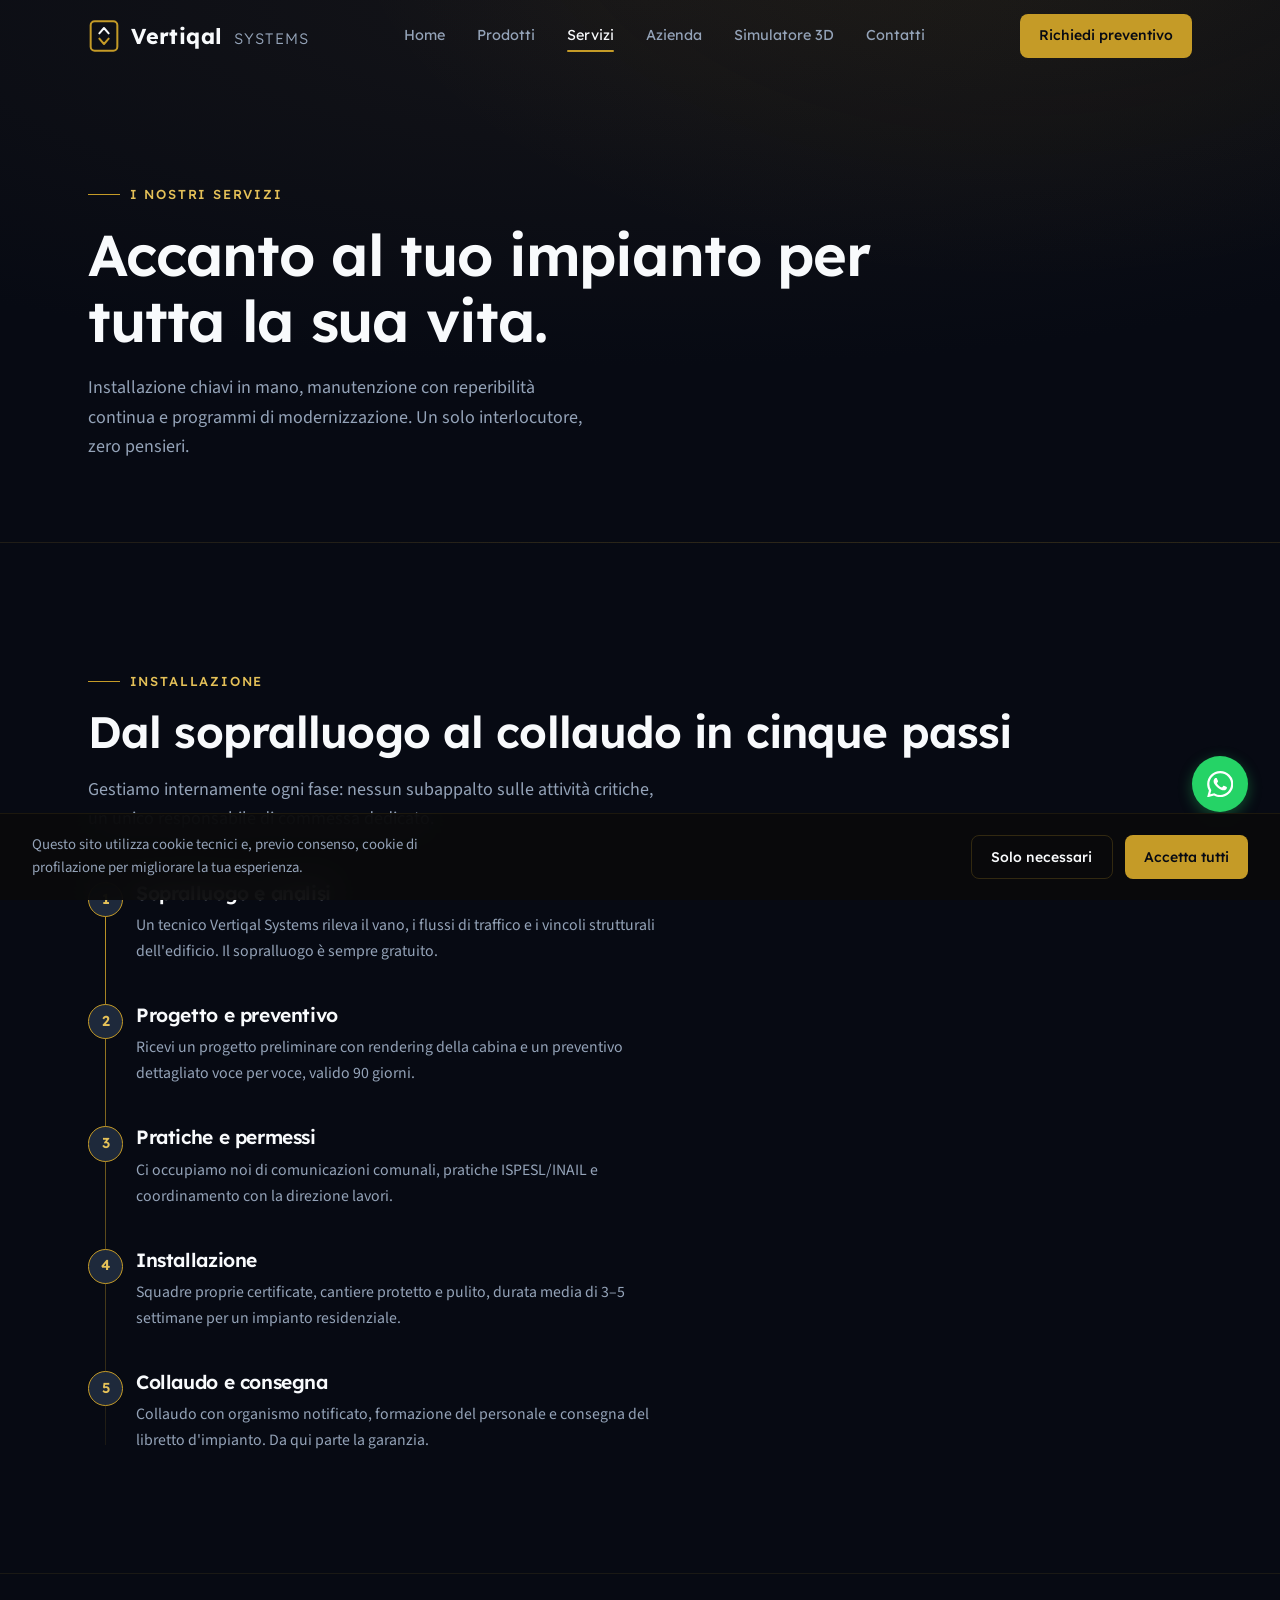
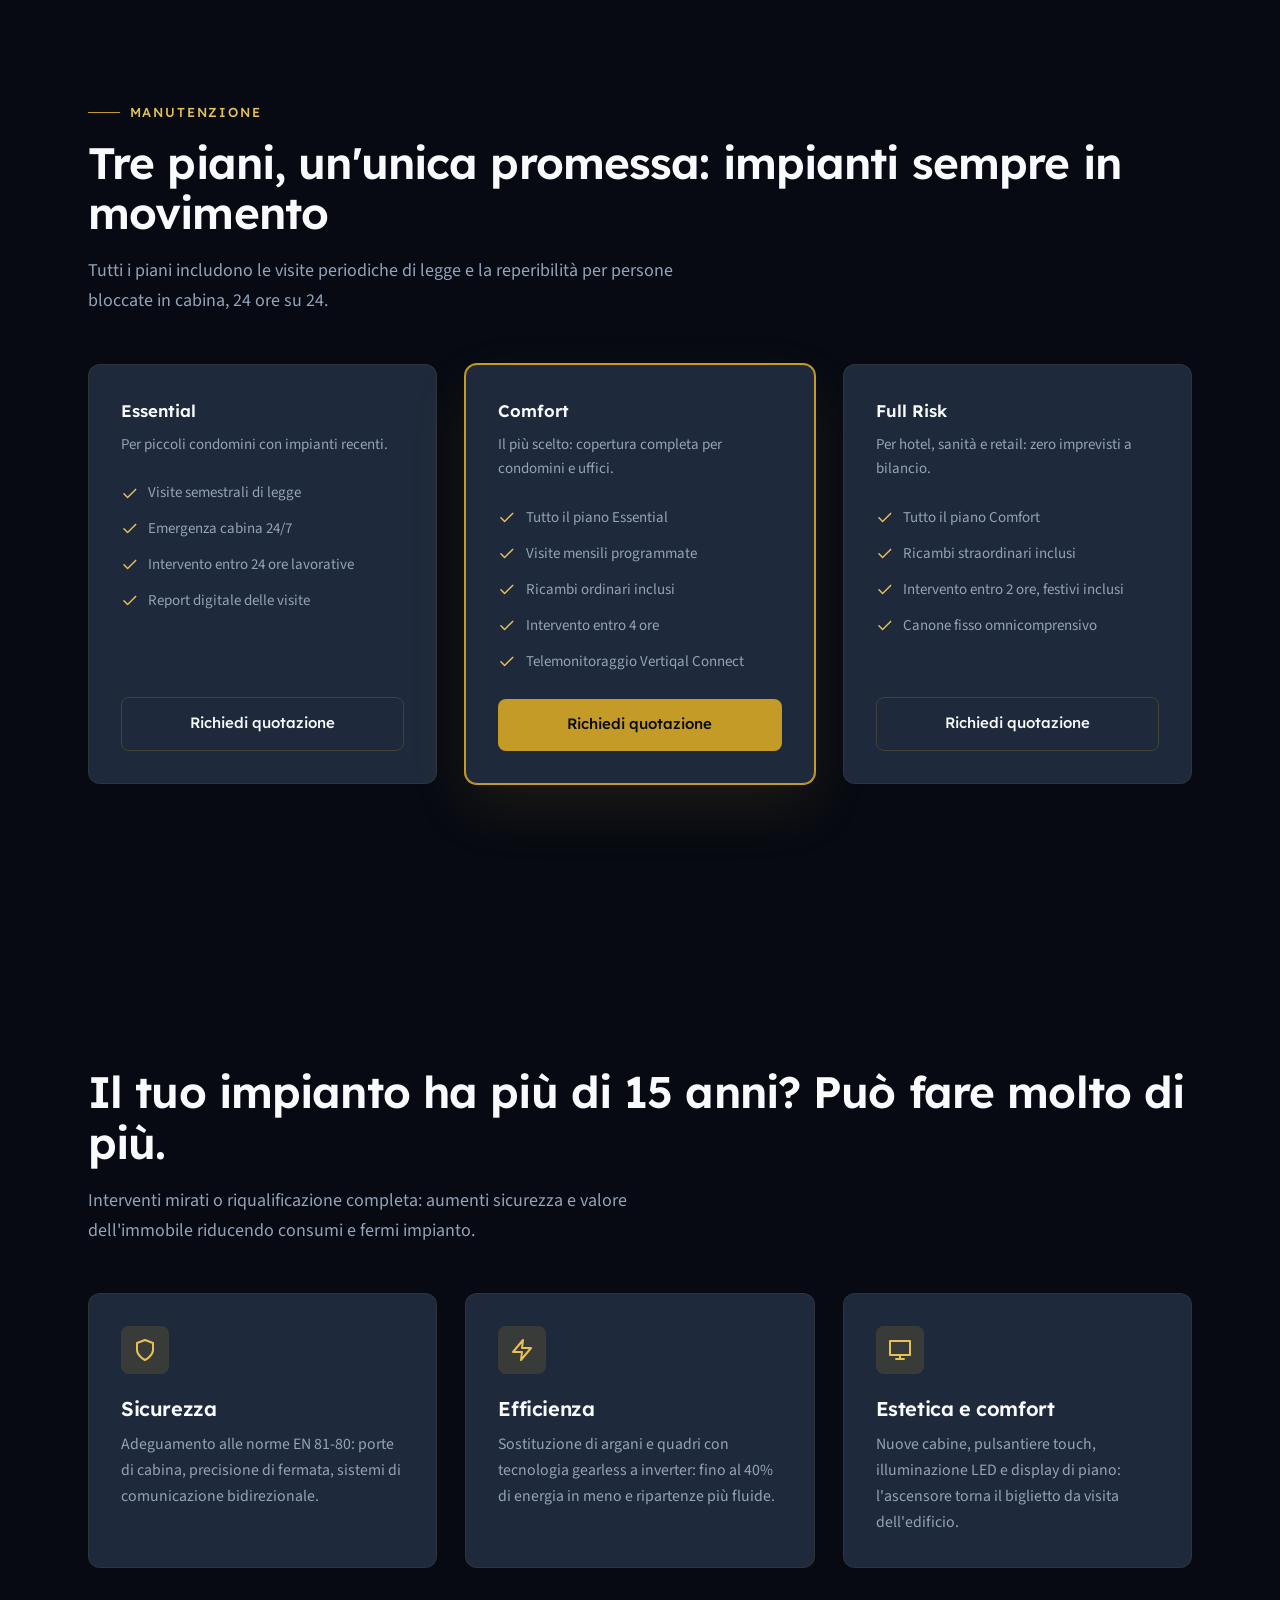
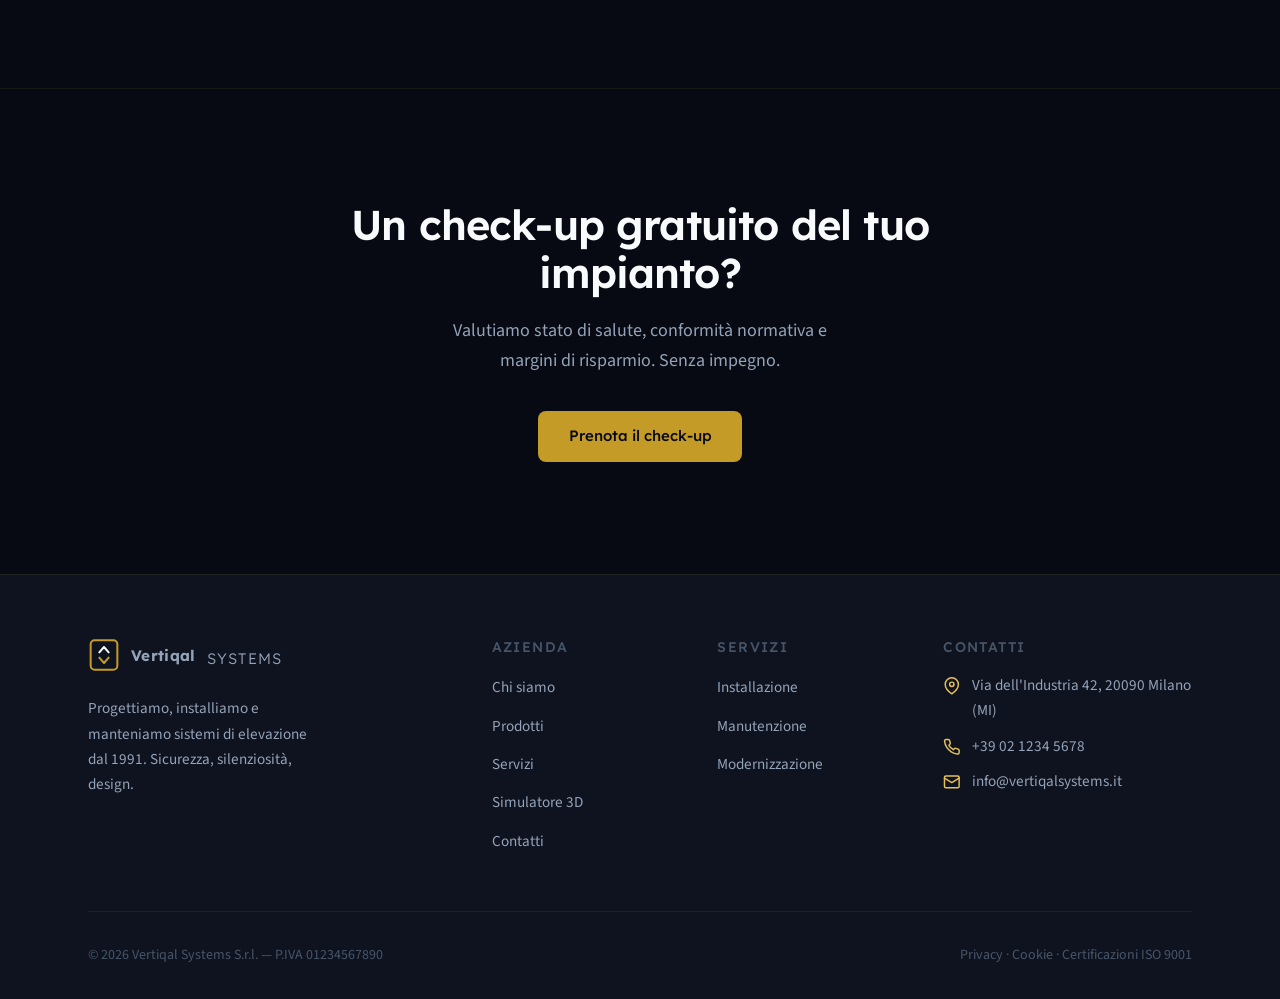
<file: pages/servizi.html>
<!DOCTYPE html>
<html lang="it">
<head>
  <meta charset="UTF-8" />
  <meta name="viewport" content="width=device-width, initial-scale=1.0" />
  <title>Servizi — Vertiqal Systems</title>
  <meta name="description" content="Installazione chiavi in mano, manutenzione programmata con assistenza 24/7 e modernizzazione di impianti esistenti. I servizi Vertiqal Systems." />
  <link rel="icon" type="image/svg+xml" href="../assets/img/favicon.svg" />

  <link rel="preconnect" href="https://fonts.googleapis.com" />
  <link rel="preconnect" href="https://fonts.gstatic.com" crossorigin />
  <link href="https://fonts.googleapis.com/css2?family=Lexend:wght@300;400;500;600;700&family=Source+Sans+3:wght@300;400;500;600&display=swap" rel="stylesheet" />

  <link rel="stylesheet" href="../css/base.css" />
  <link rel="stylesheet" href="../css/components.css" />
  <link rel="stylesheet" href="../css/pages.css" />
</head>
<body>

  <div class="page-loader" id="page-loader" aria-hidden="true"><div class="loader-spinner"></div></div>

  <header>
    <nav class="site-nav" aria-label="Principale">
      <div class="container">
        <a class="brand" href="../index.html" aria-label="Vertiqal Systems — home">
          <svg viewBox="0 0 48 48" fill="none" aria-hidden="true">
            <rect x="4" y="2" width="40" height="44" rx="6" stroke="var(--accent)" stroke-width="3"/>
            <path d="M17 20l7-8 7 8" stroke="var(--text)" stroke-width="3" stroke-linecap="round" stroke-linejoin="round"/>
            <path d="M31 28l-7 8-7-8" stroke="var(--accent)" stroke-width="3" stroke-linecap="round" stroke-linejoin="round"/>
          </svg>
          Vertiqal <span class="brand-suffix">Systems</span>
        </a>
        <ul class="nav-links" id="nav-links">
          <li><a href="../index.html">Home</a></li>
          <li><a href="prodotti.html">Prodotti</a></li>
          <li><a href="servizi.html" aria-current="page">Servizi</a></li>
          <li><a href="azienda.html">Azienda</a></li>
          <li><a href="elevator-3d.html">Simulatore 3D</a></li>
          <li><a href="contatti.html">Contatti</a></li>
        </ul>
        <a href="contatti.html" class="btn btn-primary btn-sm nav-cta">Richiedi preventivo</a>
        <button class="nav-toggle" aria-label="Apri menu" aria-expanded="false" aria-controls="nav-links">
          <svg class="icon-menu" viewBox="0 0 24 24" fill="none" stroke="currentColor" stroke-width="2" stroke-linecap="round"><path d="M4 7h16M4 12h16M4 17h16"/></svg>
          <svg class="icon-close" viewBox="0 0 24 24" fill="none" stroke="currentColor" stroke-width="2" stroke-linecap="round"><path d="M6 6l12 12M18 6L6 18"/></svg>
        </button>
      </div>
    </nav>
  </header>

  <main>
    <section class="page-hero">
      <div class="container">
        <span class="eyebrow reveal">I nostri servizi</span>
        <h1 class="reveal">Accanto al tuo impianto per tutta la sua vita.</h1>
        <p class="section-lead reveal">Installazione chiavi in mano, manutenzione con reperibilità continua e programmi di modernizzazione. Un solo interlocutore, zero pensieri.</p>
      </div>
    </section>

    <!-- Installazione: processo -->
    <section class="section" id="installazione" aria-labelledby="installazione-title">
      <div class="container">
        <span class="eyebrow reveal">Installazione</span>
        <h2 class="section-title reveal" id="installazione-title">Dal sopralluogo al collaudo in cinque passi</h2>
        <p class="section-lead reveal">Gestiamo internamente ogni fase: nessun subappalto sulle attività critiche, un unico responsabile di commessa dedicato.</p>

        <ol class="timeline">
          <li class="reveal">
            <span class="step-num" aria-hidden="true">1</span>
            <h3>Sopralluogo e analisi</h3>
            <p>Un tecnico Vertiqal Systems rileva il vano, i flussi di traffico e i vincoli strutturali dell'edificio. Il sopralluogo è sempre gratuito.</p>
          </li>
          <li class="reveal">
            <span class="step-num" aria-hidden="true">2</span>
            <h3>Progetto e preventivo</h3>
            <p>Ricevi un progetto preliminare con rendering della cabina e un preventivo dettagliato voce per voce, valido 90 giorni.</p>
          </li>
          <li class="reveal">
            <span class="step-num" aria-hidden="true">3</span>
            <h3>Pratiche e permessi</h3>
            <p>Ci occupiamo noi di comunicazioni comunali, pratiche ISPESL/INAIL e coordinamento con la direzione lavori.</p>
          </li>
          <li class="reveal">
            <span class="step-num" aria-hidden="true">4</span>
            <h3>Installazione</h3>
            <p>Squadre proprie certificate, cantiere protetto e pulito, durata media di 3–5 settimane per un impianto residenziale.</p>
          </li>
          <li class="reveal">
            <span class="step-num" aria-hidden="true">5</span>
            <h3>Collaudo e consegna</h3>
            <p>Collaudo con organismo notificato, formazione del personale e consegna del libretto d'impianto. Da qui parte la garanzia.</p>
          </li>
        </ol>
      </div>
    </section>

    <!-- Manutenzione: piani -->
    <section class="section solid-panel" id="manutenzione" aria-labelledby="manutenzione-title">
      <div class="container">
        <span class="eyebrow reveal">Manutenzione</span>
        <h2 class="section-title reveal" id="manutenzione-title">Tre piani, un'unica promessa: impianti sempre in movimento</h2>
        <p class="section-lead reveal">Tutti i piani includono le visite periodiche di legge e la reperibilità per persone bloccate in cabina, 24 ore su 24.</p>

        <div class="plans-grid">
          <article class="card plan-card reveal">
            <span class="plan-name">Essential</span>
            <p class="plan-desc">Per piccoli condomini con impianti recenti.</p>
            <ul class="plan-features">
              <li><svg viewBox="0 0 24 24" fill="none" stroke="currentColor" stroke-width="2" stroke-linecap="round" stroke-linejoin="round"><path d="M20 6L9 17l-5-5"/></svg>Visite semestrali di legge</li>
              <li><svg viewBox="0 0 24 24" fill="none" stroke="currentColor" stroke-width="2" stroke-linecap="round" stroke-linejoin="round"><path d="M20 6L9 17l-5-5"/></svg>Emergenza cabina 24/7</li>
              <li><svg viewBox="0 0 24 24" fill="none" stroke="currentColor" stroke-width="2" stroke-linecap="round" stroke-linejoin="round"><path d="M20 6L9 17l-5-5"/></svg>Intervento entro 24 ore lavorative</li>
              <li><svg viewBox="0 0 24 24" fill="none" stroke="currentColor" stroke-width="2" stroke-linecap="round" stroke-linejoin="round"><path d="M20 6L9 17l-5-5"/></svg>Report digitale delle visite</li>
            </ul>
            <a href="contatti.html" class="btn btn-ghost">Richiedi quotazione</a>
          </article>

          <article class="card plan-card featured reveal" data-reveal-delay="1">
            <span class="plan-name">Comfort</span>
            <p class="plan-desc">Il più scelto: copertura completa per condomini e uffici.</p>
            <ul class="plan-features">
              <li><svg viewBox="0 0 24 24" fill="none" stroke="currentColor" stroke-width="2" stroke-linecap="round" stroke-linejoin="round"><path d="M20 6L9 17l-5-5"/></svg>Tutto il piano Essential</li>
              <li><svg viewBox="0 0 24 24" fill="none" stroke="currentColor" stroke-width="2" stroke-linecap="round" stroke-linejoin="round"><path d="M20 6L9 17l-5-5"/></svg>Visite mensili programmate</li>
              <li><svg viewBox="0 0 24 24" fill="none" stroke="currentColor" stroke-width="2" stroke-linecap="round" stroke-linejoin="round"><path d="M20 6L9 17l-5-5"/></svg>Ricambi ordinari inclusi</li>
              <li><svg viewBox="0 0 24 24" fill="none" stroke="currentColor" stroke-width="2" stroke-linecap="round" stroke-linejoin="round"><path d="M20 6L9 17l-5-5"/></svg>Intervento entro 4 ore</li>
              <li><svg viewBox="0 0 24 24" fill="none" stroke="currentColor" stroke-width="2" stroke-linecap="round" stroke-linejoin="round"><path d="M20 6L9 17l-5-5"/></svg>Telemonitoraggio Vertiqal Connect</li>
            </ul>
            <a href="contatti.html" class="btn btn-primary">Richiedi quotazione</a>
          </article>

          <article class="card plan-card reveal" data-reveal-delay="2">
            <span class="plan-name">Full Risk</span>
            <p class="plan-desc">Per hotel, sanità e retail: zero imprevisti a bilancio.</p>
            <ul class="plan-features">
              <li><svg viewBox="0 0 24 24" fill="none" stroke="currentColor" stroke-width="2" stroke-linecap="round" stroke-linejoin="round"><path d="M20 6L9 17l-5-5"/></svg>Tutto il piano Comfort</li>
              <li><svg viewBox="0 0 24 24" fill="none" stroke="currentColor" stroke-width="2" stroke-linecap="round" stroke-linejoin="round"><path d="M20 6L9 17l-5-5"/></svg>Ricambi straordinari inclusi</li>
              <li><svg viewBox="0 0 24 24" fill="none" stroke="currentColor" stroke-width="2" stroke-linecap="round" stroke-linejoin="round"><path d="M20 6L9 17l-5-5"/></svg>Intervento entro 2 ore, festivi inclusi</li>
              <li><svg viewBox="0 0 24 24" fill="none" stroke="currentColor" stroke-width="2" stroke-linecap="round" stroke-linejoin="round"><path d="M20 6L9 17l-5-5"/></svg>Canone fisso omnicomprensivo</li>
            </ul>
            <a href="contatti.html" class="btn btn-ghost">Richiedi quotazione</a>
          </article>
        </div>
      </div>
    </section>

    <!-- Modernizzazione -->
    <section class="section" id="modernizzazione" aria-labelledby="modernizzazione-title">
      <div class="container">
        <span class="eyebrow reveal">Modernizzazione</span>
        <h2 class="section-title reveal" id="modernizzazione-title">Il tuo impianto ha più di 15 anni? Può fare molto di più.</h2>
        <p class="section-lead reveal">Interventi mirati o riqualificazione completa: aumenti sicurezza e valore dell'immobile riducendo consumi e fermi impianto.</p>

        <div class="values-grid">
          <article class="card reveal">
            <div class="card-icon">
              <svg viewBox="0 0 24 24" fill="none" stroke="currentColor" stroke-width="2" stroke-linecap="round" stroke-linejoin="round"><path d="M12 22s8-4 8-10V5l-8-3-8 3v7c0 6 8 10 8 10z"/></svg>
            </div>
            <h3>Sicurezza</h3>
            <p>Adeguamento alle norme EN 81-80: porte di cabina, precisione di fermata, sistemi di comunicazione bidirezionale.</p>
          </article>
          <article class="card reveal" data-reveal-delay="1">
            <div class="card-icon">
              <svg viewBox="0 0 24 24" fill="none" stroke="currentColor" stroke-width="2" stroke-linecap="round" stroke-linejoin="round"><path d="M13 2L3 14h9l-1 8 10-12h-9l1-8z"/></svg>
            </div>
            <h3>Efficienza</h3>
            <p>Sostituzione di argani e quadri con tecnologia gearless a inverter: fino al 40% di energia in meno e ripartenze più fluide.</p>
          </article>
          <article class="card reveal" data-reveal-delay="2">
            <div class="card-icon">
              <svg viewBox="0 0 24 24" fill="none" stroke="currentColor" stroke-width="2" stroke-linecap="round" stroke-linejoin="round"><path d="M2 3h20v14H2z"/><path d="M8 21h8M12 17v4"/></svg>
            </div>
            <h3>Estetica e comfort</h3>
            <p>Nuove cabine, pulsantiere touch, illuminazione LED e display di piano: l'ascensore torna il biglietto da visita dell'edificio.</p>
          </article>
        </div>
      </div>
    </section>

    <section class="cta-band solid-panel" aria-labelledby="cta-title" style="border-top:1px solid var(--border);">
      <div class="container">
        <h2 class="reveal" id="cta-title" style="font-size:clamp(1.8rem,4vw,2.6rem);">Un check-up gratuito del tuo impianto?</h2>
        <p class="reveal" style="color:var(--text-muted);margin:1.2rem auto 2.2rem;max-width:48ch;">Valutiamo stato di salute, conformità normativa e margini di risparmio. Senza impegno.</p>
        <a href="contatti.html" class="btn btn-primary reveal">Prenota il check-up</a>
      </div>
    </section>
  </main>

  <footer class="site-footer">
    <div class="container">
      <div class="footer-grid">
        <div class="footer-about">
          <a class="brand" href="../index.html">
            <svg viewBox="0 0 48 48" fill="none" aria-hidden="true">
              <rect x="4" y="2" width="40" height="44" rx="6" stroke="var(--accent)" stroke-width="3"/>
              <path d="M17 20l7-8 7 8" stroke="var(--text)" stroke-width="3" stroke-linecap="round" stroke-linejoin="round"/>
              <path d="M31 28l-7 8-7-8" stroke="var(--accent)" stroke-width="3" stroke-linecap="round" stroke-linejoin="round"/>
            </svg>
            Vertiqal <span class="brand-suffix">Systems</span>
          </a>
          <p>Progettiamo, installiamo e manteniamo sistemi di elevazione dal 1991. Sicurezza, silenziosità, design.</p>
        </div>
        <div>
          <h4>Azienda</h4>
          <ul>
            <li><a href="azienda.html">Chi siamo</a></li>
            <li><a href="prodotti.html">Prodotti</a></li>
            <li><a href="servizi.html">Servizi</a></li>
            <li><a href="elevator-3d.html">Simulatore 3D</a></li>
            <li><a href="contatti.html">Contatti</a></li>
          </ul>
        </div>
        <div>
          <h4>Servizi</h4>
          <ul>
            <li><a href="servizi.html#installazione">Installazione</a></li>
            <li><a href="servizi.html#manutenzione">Manutenzione</a></li>
            <li><a href="servizi.html#modernizzazione">Modernizzazione</a></li>
          </ul>
        </div>
        <div>
          <h4>Contatti</h4>
          <ul class="footer-contact">
            <li>
              <svg viewBox="0 0 24 24" fill="none" stroke="currentColor" stroke-width="2" stroke-linecap="round" stroke-linejoin="round" aria-hidden="true"><path d="M21 10c0 7-9 13-9 13s-9-6-9-13a9 9 0 0 1 18 0z"/><circle cx="12" cy="10" r="3"/></svg>
              Via dell'Industria 42, 20090 Milano (MI)
            </li>
            <li>
              <svg viewBox="0 0 24 24" fill="none" stroke="currentColor" stroke-width="2" stroke-linecap="round" stroke-linejoin="round" aria-hidden="true"><path d="M22 16.92v3a2 2 0 0 1-2.18 2 19.79 19.79 0 0 1-8.63-3.07 19.5 19.5 0 0 1-6-6 19.79 19.79 0 0 1-3.07-8.67A2 2 0 0 1 4.11 2h3a2 2 0 0 1 2 1.72c.13.96.36 1.9.7 2.81a2 2 0 0 1-.45 2.11L8.09 9.91a16 16 0 0 0 6 6l1.27-1.27a2 2 0 0 1 2.11-.45c.91.34 1.85.57 2.81.7A2 2 0 0 1 22 16.92z"/></svg>
              +39 02 1234 5678
            </li>
            <li>
              <svg viewBox="0 0 24 24" fill="none" stroke="currentColor" stroke-width="2" stroke-linecap="round" stroke-linejoin="round" aria-hidden="true"><rect x="2" y="4" width="20" height="16" rx="2"/><path d="M22 7l-10 6L2 7"/></svg>
              info@vertiqalsystems.it
            </li>
          </ul>
        </div>
      </div>
      <div class="footer-bottom">
        <span>&copy; <span id="current-year">2026</span> Vertiqal Systems S.r.l. — P.IVA 01234567890</span>
        <span>Privacy · Cookie · Certificazioni ISO 9001</span>
      </div>
    </div>
  </footer>

  <button class="scroll-top" id="scroll-top" aria-label="Torna in cima">
    <svg viewBox="0 0 24 24" fill="none" stroke="currentColor" stroke-width="2.5" stroke-linecap="round" stroke-linejoin="round" width="22" height="22"><path d="M18 15l-6-6-6 6"/></svg>
  </button>
  <a class="floating-contact" href="https://wa.me/390212345678?text=Salve%2C%20vorrei%20informazioni%20sui%20vostri%20ascensori." target="_blank" rel="noopener noreferrer" aria-label="Contattaci su WhatsApp">
    <svg viewBox="0 0 24 24" fill="currentColor" width="28" height="28"><path d="M17.472 14.382c-.297-.149-1.758-.867-2.03-.967-.273-.099-.471-.148-.67.15-.197.297-.767.966-.94 1.164-.173.199-.347.223-.644.075-.297-.15-1.255-.463-2.39-1.475-.883-.788-1.48-1.761-1.653-2.059-.173-.297-.018-.458.13-.606.134-.133.298-.347.446-.52.149-.174.198-.298.298-.497.099-.198.05-.371-.025-.52-.075-.149-.669-1.612-.916-2.207-.242-.579-.487-.5-.669-.51-.173-.008-.371-.01-.57-.01-.198 0-.52.074-.792.372-.272.297-1.04 1.016-1.04 2.479 0 1.462 1.065 2.875 1.213 3.074.149.198 2.096 3.2 5.077 4.487.709.306 1.262.489 1.694.625.712.227 1.36.195 1.871.118.571-.085 1.758-.719 2.006-1.413.248-.694.248-1.289.173-1.413-.074-.124-.272-.198-.57-.347m-5.421 7.403h-.004a9.87 9.87 0 01-5.031-1.378l-.361-.214-3.741.982.998-3.648-.235-.374a9.86 9.86 0 01-1.51-5.26c.001-5.45 4.436-9.884 9.888-9.884 2.64 0 5.122 1.03 6.988 2.898a9.825 9.825 0 012.893 6.994c-.003 5.45-4.437 9.884-9.885 9.884m8.413-18.297A11.815 11.815 0 0012.05 0C5.495 0 .16 5.335.157 11.892c0 2.096.547 4.142 1.588 5.945L.057 24l6.305-1.654a11.882 11.882 0 005.683 1.448h.005c6.554 0 11.89-5.335 11.893-11.893a11.821 11.821 0 00-3.48-8.413z"/></svg>
  </a>
  <div class="cookie-banner" id="cookie-banner" role="dialog" aria-label="Consenso cookie">
    <div class="cookie-text"><p>Questo sito utilizza cookie tecnici e, previo consenso, cookie di profilazione per migliorare la tua esperienza.</p></div>
    <div class="cookie-actions">
      <button class="btn btn-ghost btn-sm" id="cookie-reject">Solo necessari</button>
      <button class="btn btn-primary btn-sm" id="cookie-accept">Accetta tutti</button>
    </div>
  </div>

  <script src="../js/main.js" defer></script>
</body>
</html>
</file>
<file: css/base.css>
/* ============================================================
   Vertiqal Systems — base.css
   Design tokens, reset, tipografia, utility condivise
   ============================================================ */

:root {
  /* Colori */
  --bg: #070a13;
  --bg-elevated: #0f131f;
  --surface: #1e293b;
  --surface-2: #2d3748;
  --border: rgba(197, 155, 39, 0.1);
  --border-strong: rgba(197, 155, 39, 0.22);
  --text: #f8fafc;
  --text-muted: #94a3b8;
  --text-faint: #475569;
  --accent: #c59b27;
  --accent-bright: #e5c158;
  --accent-dim: rgba(197, 155, 39, 0.16);
  --accent-contrast: #070a13;

  /* Tipografia */
  --font-display: 'Lexend', sans-serif;
  --font-body: 'Source Sans 3', sans-serif;

  /* Scala z-index */
  --z-bg: -10;
  --z-content: 2;
  --z-overlay: 4;
  --z-nav: 50;
  --z-modal: 100;

  /* Motion */
  --ease-out: cubic-bezier(0.22, 1, 0.36, 1);
  --dur-fast: 200ms;
  --dur-med: 450ms;
  --dur-slow: 900ms;

  /* Layout */
  --container: 72rem;
  --nav-height: 4.5rem;
  --radius: 0.75rem;
  --radius-sm: 0.5rem;
}

*, *::before, *::after {
  margin: 0;
  padding: 0;
  box-sizing: border-box;
}

html {
  scroll-behavior: smooth;
}

html, body {
  overflow-x: hidden;
}

body {
  font-family: var(--font-body);
  font-size: 1.0625rem;
  line-height: 1.65;
  background: var(--bg);
  color: var(--text);
  -webkit-font-smoothing: antialiased;
  text-rendering: optimizeLegibility;
}

h1, h2, h3, h4 {
  font-family: var(--font-display);
  font-weight: 600;
  line-height: 1.15;
  letter-spacing: -0.02em;
}

p {
  max-width: 65ch;
}

img, svg, video, canvas {
  display: block;
  max-width: 100%;
}

a {
  color: inherit;
  text-decoration: none;
}

button {
  font: inherit;
  border: none;
  background: none;
  cursor: pointer;
}

::selection {
  background: var(--accent);
  color: var(--accent-contrast);
}

:focus-visible {
  outline: 2px solid var(--accent-bright);
  outline-offset: 3px;
  border-radius: 2px;
}

/* ---------- Utility ---------- */

.container {
  width: 100%;
  max-width: var(--container);
  margin-inline: auto;
  padding-inline: 1.5rem;
}

.eyebrow {
  display: inline-flex;
  align-items: center;
  gap: 0.6rem;
  font-family: var(--font-display);
  font-size: 0.8125rem;
  font-weight: 500;
  text-transform: uppercase;
  letter-spacing: 0.14em;
  color: var(--accent-bright);
}

.eyebrow::before {
  content: '';
  width: 2rem;
  height: 1px;
  background: var(--accent);
}

.section {
  padding-block: clamp(4rem, 10vw, 7.5rem);
}

.section-title {
  font-size: clamp(1.75rem, 4vw, 2.75rem);
  margin-top: 0.9rem;
  margin-bottom: 1.1rem;
}

.section-lead {
  color: var(--text-muted);
  font-size: 1.125rem;
}

.visually-hidden {
  position: absolute;
  width: 1px;
  height: 1px;
  overflow: hidden;
  clip: rect(0 0 0 0);
  white-space: nowrap;
}

/* ---------- Reveal on scroll ---------- */

.reveal {
  opacity: 0;
  transform: translateY(28px);
  transition:
    opacity var(--dur-slow) var(--ease-out),
    transform var(--dur-slow) var(--ease-out);
}

.reveal.is-visible {
  opacity: 1;
  transform: translateY(0);
}

.reveal-blur {
  opacity: 0;
  transform: translateY(32px);
  filter: blur(8px);
  transition:
    opacity 1s var(--ease-out),
    transform 1s var(--ease-out),
    filter 1s var(--ease-out);
}

.reveal-blur.is-visible {
  opacity: 1;
  transform: translateY(0);
  filter: blur(0);
}

[data-reveal-delay='1'] { transition-delay: 100ms; }
[data-reveal-delay='2'] { transition-delay: 200ms; }
[data-reveal-delay='3'] { transition-delay: 300ms; }

/* ---------- Reduced motion ---------- */

@media (prefers-reduced-motion: reduce) {
  html {
    scroll-behavior: auto;
  }

  *, *::before, *::after {
    animation-duration: 0.01ms !important;
    animation-iteration-count: 1 !important;
    transition-duration: 0.01ms !important;
  }

  .reveal, .reveal-blur {
    opacity: 1;
    transform: none;
    filter: none;
  }
}
</file>
<file: css/components.css>
/* ============================================================
   Vertiqal Systems — components.css
   Nav, bottoni, card, form, footer, modal, toast
   ============================================================ */

/* ---------- Navigazione ---------- */

.site-nav {
  position: fixed;
  top: 0;
  left: 0;
  right: 0;
  z-index: var(--z-nav);
  height: var(--nav-height);
  display: flex;
  align-items: center;
  transition: background var(--dur-fast) ease, border-color var(--dur-fast) ease;
  border-bottom: 1px solid transparent;
}

.site-nav.is-scrolled {
  background: rgba(10, 10, 11, 0.82);
  backdrop-filter: blur(14px);
  -webkit-backdrop-filter: blur(14px);
  border-bottom-color: var(--border);
}

.site-nav .container {
  display: flex;
  align-items: center;
  justify-content: space-between;
  gap: 2rem;
}

.brand {
  display: inline-flex;
  align-items: center;
  gap: 0.7rem;
  font-family: var(--font-display);
  font-weight: 700;
  font-size: 1.35rem;
  letter-spacing: 0.02em;
}

.brand svg {
  width: 2rem;
  height: 2rem;
}

.brand .brand-suffix {
  font-weight: 300;
  color: var(--text-muted);
  font-size: 0.95rem;
  letter-spacing: 0.08em;
  text-transform: uppercase;
  margin-top: 0.35rem;
}

.nav-links {
  display: flex;
  align-items: center;
  gap: 2rem;
  list-style: none;
}

.nav-links a {
  font-family: var(--font-display);
  font-size: 0.9rem;
  font-weight: 400;
  color: var(--text-muted);
  transition: color var(--dur-fast) ease;
  padding-block: 0.5rem;
}

.nav-links a:hover,
.nav-links a[aria-current='page'] {
  color: var(--text);
}

.nav-links a[aria-current='page'] {
  position: relative;
}

.nav-links a[aria-current='page']::after {
  content: '';
  position: absolute;
  left: 0;
  right: 0;
  bottom: 0;
  height: 2px;
  background: var(--accent);
  border-radius: 2px;
}

.nav-cta {
  display: none;
}

@media (min-width: 900px) {
  .nav-cta { display: inline-flex; }
}

/* Toggle mobile */
.nav-toggle {
  display: none;
  width: 44px;
  height: 44px;
  align-items: center;
  justify-content: center;
  color: var(--text);
  cursor: pointer;
}

.nav-toggle svg { width: 26px; height: 26px; }
.nav-toggle .icon-close { display: none; }

@media (max-width: 899px) {
  .nav-toggle { display: inline-flex; }

  .nav-links {
    position: fixed;
    inset: var(--nav-height) 0 auto 0;
    flex-direction: column;
    align-items: stretch;
    gap: 0;
    background: rgba(10, 10, 11, 0.97);
    backdrop-filter: blur(18px);
    -webkit-backdrop-filter: blur(18px);
    border-bottom: 1px solid var(--border);
    padding: 0.75rem 1.5rem 1.5rem;
    transform: translateY(-8px);
    opacity: 0;
    visibility: hidden;
    transition:
      opacity var(--dur-fast) ease,
      transform var(--dur-fast) ease,
      visibility var(--dur-fast);
  }

  .nav-links.is-open {
    opacity: 1;
    transform: translateY(0);
    visibility: visible;
  }

  .nav-links a {
    display: block;
    padding: 0.9rem 0.25rem;
    font-size: 1.05rem;
    border-bottom: 1px solid var(--border);
  }

  .nav-links li:last-child a { border-bottom: none; }

  body.nav-open .nav-toggle .icon-menu { display: none; }
  body.nav-open .nav-toggle .icon-close { display: block; }
}

/* ---------- Bottoni ---------- */

.btn {
  display: inline-flex;
  align-items: center;
  justify-content: center;
  gap: 0.55rem;
  font-family: var(--font-display);
  font-size: 0.9375rem;
  font-weight: 500;
  padding: 0.85rem 1.9rem;
  border-radius: var(--radius-sm);
  cursor: pointer;
  transition:
    background var(--dur-fast) ease,
    border-color var(--dur-fast) ease,
    color var(--dur-fast) ease,
    box-shadow var(--dur-fast) ease;
  min-height: 44px;
}

.btn svg { width: 1.1em; height: 1.1em; }

.btn-primary {
  background: var(--accent);
  color: var(--accent-contrast);
}

.btn-primary:hover {
  background: var(--accent-bright);
  box-shadow: 0 8px 30px rgba(212, 163, 25, 0.25);
}

.btn-ghost {
  background: transparent;
  color: var(--text);
  border: 1px solid var(--border-strong);
}

.btn-ghost:hover {
  border-color: var(--accent);
  color: var(--accent-bright);
}

.btn-sm {
  padding: 0.55rem 1.2rem;
  font-size: 0.875rem;
}

/* ---------- Card ---------- */

.card {
  background: var(--surface);
  border: 1px solid var(--border);
  border-radius: var(--radius);
  padding: 2rem;
  transition:
    border-color var(--dur-fast) ease,
    background var(--dur-fast) ease,
    box-shadow var(--dur-med) var(--ease-out);
}

a.card { cursor: pointer; }

.card:hover {
  border-color: var(--border-strong);
  background: var(--surface-2);
  box-shadow: 0 20px 50px rgba(0, 0, 0, 0.45);
}

.card-icon {
  display: inline-flex;
  align-items: center;
  justify-content: center;
  width: 3rem;
  height: 3rem;
  border-radius: var(--radius-sm);
  background: var(--accent-dim);
  color: var(--accent-bright);
  margin-bottom: 1.4rem;
}

.card-icon svg { width: 1.5rem; height: 1.5rem; }

.card h3 {
  font-size: 1.25rem;
  margin-bottom: 0.7rem;
}

.card p {
  color: var(--text-muted);
  font-size: 0.9875rem;
}

.card-link {
  display: inline-flex;
  align-items: center;
  gap: 0.4rem;
  margin-top: 1.3rem;
  font-family: var(--font-display);
  font-size: 0.875rem;
  font-weight: 500;
  color: var(--accent-bright);
  transition: gap var(--dur-fast) ease;
}

.card:hover .card-link { gap: 0.7rem; }

/* ---------- Form ---------- */

.form-grid {
  display: grid;
  grid-template-columns: 1fr 1fr;
  gap: 1.25rem;
}

.form-field {
  display: flex;
  flex-direction: column;
  gap: 0.45rem;
}

.form-field.full { grid-column: 1 / -1; }

.form-field label {
  font-family: var(--font-display);
  font-size: 0.875rem;
  font-weight: 500;
  color: var(--text-muted);
}

.form-field label .required {
  color: var(--accent-bright);
}

.form-field input,
.form-field select,
.form-field textarea {
  font: inherit;
  color: var(--text);
  background: var(--bg-elevated);
  border: 1px solid var(--border-strong);
  border-radius: var(--radius-sm);
  padding: 0.8rem 1rem;
  min-height: 44px;
  transition: border-color var(--dur-fast) ease;
  width: 100%;
}

.form-field textarea {
  resize: vertical;
  min-height: 8rem;
}

.form-field input:focus,
.form-field select:focus,
.form-field textarea:focus {
  outline: none;
  border-color: var(--accent);
}

.form-field input[aria-invalid='true'],
.form-field textarea[aria-invalid='true'] {
  border-color: #dc6a5a;
}

.form-error {
  font-size: 0.8375rem;
  color: #e08477;
  min-height: 1.1em;
}

.form-success {
  display: none;
  align-items: flex-start;
  gap: 0.8rem;
  background: rgba(74, 160, 100, 0.12);
  border: 1px solid rgba(74, 160, 100, 0.4);
  border-radius: var(--radius-sm);
  padding: 1rem 1.25rem;
  color: #9fd6ae;
  margin-top: 1.25rem;
}

.form-success.is-visible { display: flex; }

@media (max-width: 640px) {
  .form-grid { grid-template-columns: 1fr; }
}

/* ---------- Footer ---------- */

.site-footer {
  position: relative;
  z-index: var(--z-content);
  background: var(--bg-elevated);
  border-top: 1px solid var(--border);
  padding-block: 4rem 2rem;
}

.footer-grid {
  display: grid;
  grid-template-columns: 2fr 1fr 1fr 1.4fr;
  gap: 3rem;
  margin-bottom: 3.5rem;
}

.footer-grid h4 {
  font-size: 0.875rem;
  text-transform: uppercase;
  letter-spacing: 0.1em;
  color: var(--text-faint);
  margin-bottom: 1.1rem;
  font-weight: 500;
}

.footer-grid ul {
  list-style: none;
  display: flex;
  flex-direction: column;
  gap: 0.65rem;
}

.footer-grid a {
  color: var(--text-muted);
  font-size: 0.95rem;
  transition: color var(--dur-fast) ease;
}

.footer-grid a:hover { color: var(--text); }

.footer-about p {
  color: var(--text-muted);
  font-size: 0.95rem;
  margin-top: 1rem;
  max-width: 30ch;
}

.footer-contact li {
  display: flex;
  gap: 0.7rem;
  align-items: flex-start;
  color: var(--text-muted);
  font-size: 0.95rem;
}

.footer-contact svg {
  width: 1.1rem;
  height: 1.1rem;
  flex-shrink: 0;
  margin-top: 0.25rem;
  color: var(--accent-bright);
}

.footer-bottom {
  display: flex;
  align-items: center;
  justify-content: space-between;
  gap: 1rem;
  flex-wrap: wrap;
  padding-top: 2rem;
  border-top: 1px solid var(--border);
  color: var(--text-faint);
  font-size: 0.875rem;
}

@media (max-width: 900px) {
  .footer-grid { grid-template-columns: 1fr 1fr; }
}

@media (max-width: 560px) {
  .footer-grid { grid-template-columns: 1fr; gap: 2.25rem; }
}

/* ---------- Testimonials Carousel ---------- */

.testimonials-grid {
  display: grid;
  grid-template-columns: repeat(3, 1fr);
  gap: 2rem;
  margin-top: 3rem;
}

.testimonial-card {
  background: var(--surface);
  border: 1px solid var(--border);
  border-radius: var(--radius);
  padding: 2.25rem 2rem;
  display: flex;
  flex-direction: column;
  gap: 1.25rem;
  transition:
    border-color var(--dur-fast) ease,
    background var(--dur-fast) ease,
    box-shadow var(--dur-med) var(--ease-out);
}

.testimonial-card:hover {
  border-color: var(--border-strong);
  background: var(--surface-2);
  box-shadow: 0 20px 50px rgba(0, 0, 0, 0.4);
}

.testimonial-stars {
  display: flex;
  gap: 0.2rem;
  font-size: 1.15rem;
  color: var(--accent-bright);
}

.testimonial-quote {
  font-style: italic;
  font-size: 1.075rem;
  line-height: 1.7;
  color: var(--text);
  position: relative;
  padding-left: 1.25rem;
  border-left: 2px solid var(--accent-dim);
  flex-grow: 1;
}

.testimonial-quote::before {
  content: '\201C';
  position: absolute;
  top: -0.4rem;
  left: -0.1rem;
  font-size: 2.2rem;
  font-style: normal;
  line-height: 1;
  color: var(--accent);
  opacity: 0.45;
}

.testimonial-author {
  display: flex;
  flex-direction: column;
  gap: 0.15rem;
  margin-top: auto;
}

.testimonial-author strong {
  font-family: var(--font-display);
  font-weight: 600;
  font-size: 0.9375rem;
  color: var(--text);
}

.testimonial-author span {
  font-size: 0.8375rem;
  color: var(--text-faint);
}

@media (max-width: 900px) {
  .testimonials-grid { grid-template-columns: 1fr 1fr; }
}

@media (max-width: 640px) {
  .testimonials-grid { grid-template-columns: 1fr; }
}

/* ---------- FAQ Accordion ---------- */

.faq-list {
  display: flex;
  flex-direction: column;
  gap: 0.75rem;
  margin-top: 3rem;
  max-width: 48rem;
  margin-inline: auto;
}

.faq-item {
  background: var(--surface);
  border: 1px solid var(--border);
  border-radius: var(--radius);
  overflow: hidden;
  transition: border-color var(--dur-fast) ease;
}

.faq-item:hover {
  border-color: var(--border-strong);
}

.faq-item.is-open {
  border-color: var(--accent-dim);
}

.faq-question {
  display: flex;
  align-items: center;
  justify-content: space-between;
  gap: 1.5rem;
  width: 100%;
  padding: 1.25rem 1.5rem;
  font-family: var(--font-display);
  font-size: 1.0625rem;
  font-weight: 500;
  color: var(--text);
  text-align: left;
  cursor: pointer;
  background: transparent;
  border: none;
  transition: color var(--dur-fast) ease;
}

.faq-question:hover {
  color: var(--accent-bright);
}

.faq-question::after {
  content: '+';
  flex-shrink: 0;
  display: flex;
  align-items: center;
  justify-content: center;
  width: 1.75rem;
  height: 1.75rem;
  font-size: 1.35rem;
  font-weight: 300;
  line-height: 1;
  color: var(--accent-bright);
  border-radius: 50%;
  background: var(--accent-dim);
  transition: transform var(--dur-med) var(--ease-out);
}

.faq-item.is-open .faq-question::after {
  content: '\00d7';
  transform: rotate(90deg);
}

.faq-answer {
  max-height: 0;
  overflow: hidden;
  transition: max-height var(--dur-med) var(--ease-out);
}

.faq-answer p {
  padding: 0 1.5rem 1.5rem;
  color: var(--text-muted);
  font-size: 0.9875rem;
  line-height: 1.7;
}

.faq-icon { display: none; }

.faq-item.is-open .faq-answer {
  max-height: 40rem;
}

/* ---------- Cookie Banner ---------- */

@keyframes cookie-slide-up {
  from {
    transform: translateY(100%);
    opacity: 0;
  }
  to {
    transform: translateY(0);
    opacity: 1;
  }
}

.cookie-banner {
  position: fixed;
  bottom: 0;
  left: 0;
  right: 0;
  z-index: var(--z-modal);
  display: flex;
  align-items: center;
  justify-content: space-between;
  gap: 2rem;
  padding: 1.25rem 2rem;
  background: rgba(10, 10, 11, 0.92);
  backdrop-filter: blur(16px);
  -webkit-backdrop-filter: blur(16px);
  border-top: 1px solid var(--border);
  animation: cookie-slide-up var(--dur-med) var(--ease-out) both;
  transition:
    transform var(--dur-med) var(--ease-out),
    opacity var(--dur-fast) ease,
    visibility var(--dur-fast);
}

.cookie-banner.is-hidden {
  transform: translateY(100%);
  opacity: 0;
  visibility: hidden;
  pointer-events: none;
}

.cookie-text {
  color: var(--text-muted);
  font-size: 0.925rem;
  line-height: 1.55;
  max-width: 60ch;
}

.cookie-text a {
  color: var(--accent-bright);
  text-decoration: underline;
  text-underline-offset: 2px;
  transition: color var(--dur-fast) ease;
}

.cookie-text a:hover {
  color: var(--text);
}

.cookie-actions {
  display: flex;
  align-items: center;
  gap: 0.75rem;
  flex-shrink: 0;
}

@media (max-width: 640px) {
  .cookie-banner {
    flex-direction: column;
    align-items: stretch;
    gap: 1rem;
    padding: 1.25rem 1.5rem;
  }

  .cookie-actions {
    justify-content: stretch;
  }

  .cookie-actions .btn {
    flex: 1;
  }
}

/* ---------- Scroll-to-top ---------- */

.scroll-top {
  position: fixed;
  bottom: 2rem;
  right: 2rem;
  z-index: 40;
  display: flex;
  align-items: center;
  justify-content: center;
  width: 48px;
  height: 48px;
  border-radius: 50%;
  background: var(--accent);
  color: var(--accent-contrast);
  border: none;
  cursor: pointer;
  opacity: 0;
  transform: translateY(16px);
  transition:
    opacity var(--dur-fast) ease,
    transform var(--dur-med) var(--ease-out),
    background var(--dur-fast) ease,
    box-shadow var(--dur-fast) ease;
  box-shadow: 0 4px 20px rgba(212, 163, 25, 0.25);
}

.scroll-top svg {
  width: 1.25rem;
  height: 1.25rem;
}

.scroll-top.is-visible {
  opacity: 1;
  transform: translateY(0);
}

.scroll-top:hover {
  background: var(--accent-bright);
  box-shadow: 0 8px 32px rgba(212, 163, 25, 0.35);
}

/* ---------- Floating Contact (WhatsApp) ---------- */

@keyframes floating-pulse {
  0% { box-shadow: 0 4px 14px rgba(37, 211, 102, 0.35); }
  50% { box-shadow: 0 4px 28px rgba(37, 211, 102, 0.55); }
  100% { box-shadow: 0 4px 14px rgba(37, 211, 102, 0.35); }
}

.floating-contact {
  position: fixed;
  bottom: 5.5rem;
  right: 2rem;
  z-index: 40;
  display: flex;
  align-items: center;
  justify-content: center;
  width: 56px;
  height: 56px;
  border-radius: 50%;
  background: #25D366;
  color: #fff;
  border: none;
  cursor: pointer;
  box-shadow: 0 4px 14px rgba(37, 211, 102, 0.35);
  transition:
    transform var(--dur-fast) ease,
    box-shadow var(--dur-fast) ease;
}

.floating-contact svg {
  width: 1.65rem;
  height: 1.65rem;
}

.floating-contact:hover {
  transform: scale(1.08);
  animation: floating-pulse 1.5s ease-in-out infinite;
}

/* ---------- Page Loader ---------- */

@keyframes loader-spin {
  to { transform: rotate(360deg); }
}

@keyframes loader-fade-out {
  to {
    opacity: 0;
    visibility: hidden;
  }
}

.page-loader {
  position: fixed;
  inset: 0;
  z-index: 9999;
  display: flex;
  align-items: center;
  justify-content: center;
  background: var(--bg);
  transition:
    opacity var(--dur-med) ease,
    visibility var(--dur-med);
}

.page-loader.is-loaded {
  opacity: 0;
  visibility: hidden;
  pointer-events: none;
}

.loader-spinner {
  width: 44px;
  height: 44px;
  border-radius: 50%;
  border: 3px solid var(--border);
  border-top-color: var(--accent-bright);
  animation: loader-spin 0.8s linear infinite;
}

/* ---------- Product Card Images ---------- */

.product-visual img {
  width: 100%;
  height: 100%;
  object-fit: cover;
  transition: transform 0.5s var(--ease-out);
}

.product-card:hover .product-visual img {
  transform: scale(1.05);
}

/* ---------- Map Container ---------- */

.map-container {
  width: 100%;
  height: 350px;
  border-radius: var(--radius);
  overflow: hidden;
  border: 1px solid var(--border);
  margin-top: 2.5rem;
}

.map-container iframe {
  width: 100%;
  height: 100%;
  border: 0;
  filter: brightness(0.8) contrast(1.1);
}
</file>
<file: css/pages.css>
/* ============================================================
   Vertiqal Systems — pages.css
   Pagine interne: hero compatto, griglie, timeline, contatti
   ============================================================ */

/* ---------- Hero pagina ---------- */

.page-hero {
  position: relative;
  padding-top: calc(var(--nav-height) + clamp(3.5rem, 9vw, 6.5rem));
  padding-bottom: clamp(3rem, 7vw, 5rem);
  background:
    radial-gradient(90% 120% at 80% -20%, rgba(212, 163, 25, 0.08) 0%, transparent 60%),
    radial-gradient(120% 90% at 50% 0%, #141418 0%, var(--bg) 75%);
  border-bottom: 1px solid var(--border);
}

.page-hero h1 {
  font-size: clamp(2.2rem, 5.5vw, 3.6rem);
  margin-top: 1rem;
  max-width: 22ch;
}

.page-hero .section-lead {
  margin-top: 1.2rem;
  max-width: 56ch;
}

/* ---------- Griglia prodotti ---------- */

.products-grid {
  display: grid;
  grid-template-columns: repeat(2, 1fr);
  gap: 1.75rem;
}

.product-card {
  display: flex;
  flex-direction: column;
  overflow: hidden;
  padding: 0;
}

.product-visual {
  height: 220px;
  display: flex;
  align-items: center;
  justify-content: center;
  background:
    linear-gradient(160deg, rgba(212, 163, 25, 0.08), transparent 55%),
    var(--bg-elevated);
  border-bottom: 1px solid var(--border);
  color: var(--accent-bright);
}

.product-visual svg {
  width: 5rem;
  height: 5rem;
  opacity: 0.9;
}

.product-body {
  padding: 2rem;
  display: flex;
  flex-direction: column;
  flex: 1;
}

.product-body h3 { font-size: 1.35rem; }

.product-tag {
  align-self: flex-start;
  font-family: var(--font-display);
  font-size: 0.75rem;
  font-weight: 500;
  text-transform: uppercase;
  letter-spacing: 0.1em;
  color: var(--accent-bright);
  background: var(--accent-dim);
  border-radius: 999px;
  padding: 0.3rem 0.8rem;
  margin-bottom: 1rem;
}

.spec-list {
  list-style: none;
  margin-top: 1.4rem;
  display: flex;
  flex-direction: column;
  gap: 0.55rem;
  font-size: 0.9375rem;
  color: var(--text-muted);
}

.spec-list li {
  display: flex;
  justify-content: space-between;
  gap: 1rem;
  border-bottom: 1px dashed var(--border);
  padding-bottom: 0.55rem;
}

.spec-list li span:last-child {
  color: var(--text);
  font-family: var(--font-display);
  font-size: 0.875rem;
  text-align: right;
}

/* ---------- Timeline processo ---------- */

.timeline {
  list-style: none;
  position: relative;
  margin-top: 3rem;
  display: flex;
  flex-direction: column;
  gap: 2.5rem;
  padding-left: 3rem;
}

.timeline::before {
  content: '';
  position: absolute;
  left: 1.05rem;
  top: 0.5rem;
  bottom: 0.5rem;
  width: 1px;
  background: linear-gradient(to bottom, var(--accent), var(--border));
}

.timeline li { position: relative; }

.timeline .step-num {
  position: absolute;
  left: -3rem;
  top: 0;
  width: 2.2rem;
  height: 2.2rem;
  display: flex;
  align-items: center;
  justify-content: center;
  border-radius: 50%;
  background: var(--surface);
  border: 1px solid var(--accent);
  color: var(--accent-bright);
  font-family: var(--font-display);
  font-weight: 600;
  font-size: 0.9rem;
}

.timeline h3 {
  font-size: 1.2rem;
  margin-bottom: 0.5rem;
}

.timeline p {
  color: var(--text-muted);
  font-size: 0.9875rem;
}

/* ---------- Piani manutenzione ---------- */

.plans-grid {
  display: grid;
  grid-template-columns: repeat(3, 1fr);
  gap: 1.75rem;
  margin-top: 3rem;
  align-items: stretch;
}

.plan-card {
  display: flex;
  flex-direction: column;
}

.plan-card.featured {
  border-color: var(--accent);
  box-shadow: 0 0 0 1px var(--accent), 0 24px 60px rgba(212, 163, 25, 0.1);
}

.plan-card .plan-name {
  font-family: var(--font-display);
  font-size: 1.05rem;
  font-weight: 600;
}

.plan-card .plan-desc {
  color: var(--text-muted);
  font-size: 0.9375rem;
  margin-top: 0.5rem;
}

.plan-features {
  list-style: none;
  margin-block: 1.5rem;
  display: flex;
  flex-direction: column;
  gap: 0.7rem;
  flex: 1;
}

.plan-features li {
  display: flex;
  gap: 0.6rem;
  align-items: flex-start;
  font-size: 0.9375rem;
  color: var(--text-muted);
}

.plan-features svg {
  width: 1.1rem;
  height: 1.1rem;
  flex-shrink: 0;
  margin-top: 0.2rem;
  color: var(--accent-bright);
}

/* ---------- Valori azienda ---------- */

/* Stats (shared across pages) */
.stats-grid {
  display: grid;
  grid-template-columns: repeat(4, 1fr);
  gap: 2rem;
  text-align: center;
}

.stat-value {
  font-family: var(--font-display);
  font-size: clamp(2.2rem, 5vw, 3.4rem);
  font-weight: 700;
  color: var(--text);
}

.stat-value .suffix { color: var(--accent-bright); }

.stat-label {
  color: var(--text-muted);
  font-size: 0.95rem;
  margin-top: 0.4rem;
}

/* Solid panel */
.solid-panel {
  position: relative;
  background: var(--bg);
  border-top: 1px solid var(--border);
}

/* CTA band */
.cta-band {
  text-align: center;
  padding-block: clamp(4.5rem, 10vw, 7rem);
}

.cta-band h2 {
  font-size: clamp(1.9rem, 4.5vw, 3rem);
  max-width: 40rem;
  margin-inline: auto;
}

.cta-band p {
  color: var(--text-muted);
  margin: 1.2rem auto 2.2rem;
  font-size: 1.125rem;
}

/* Logo strip */
.logo-strip {
  display: flex;
  justify-content: center;
  align-items: center;
  gap: clamp(2rem, 6vw, 4.5rem);
  flex-wrap: wrap;
  opacity: 0.55;
}

.logo-strip span {
  font-family: var(--font-display);
  font-weight: 600;
  font-size: 1.05rem;
  letter-spacing: 0.06em;
  color: var(--text-muted);
  white-space: nowrap;
}

.values-grid {
  display: grid;
  grid-template-columns: repeat(3, 1fr);
  gap: 1.75rem;
  margin-top: 3rem;
}

.history-block {
  display: grid;
  grid-template-columns: 1fr 1fr;
  gap: clamp(2rem, 6vw, 5rem);
  align-items: start;
}

.history-block .stats-grid {
  grid-template-columns: repeat(2, 1fr);
  text-align: left;
  gap: 2.5rem;
}

/* ---------- Contatti ---------- */

.contact-layout {
  display: grid;
  grid-template-columns: 1.2fr 1fr;
  gap: clamp(2.5rem, 6vw, 5rem);
  align-items: start;
}

.contact-info-list {
  list-style: none;
  display: flex;
  flex-direction: column;
  gap: 1.5rem;
  margin-top: 2.25rem;
}

.contact-info-list li {
  display: flex;
  gap: 1rem;
  align-items: flex-start;
}

.contact-info-list .card-icon {
  margin-bottom: 0;
  flex-shrink: 0;
  width: 2.6rem;
  height: 2.6rem;
}

.contact-info-list strong {
  font-family: var(--font-display);
  font-weight: 600;
  display: block;
  margin-bottom: 0.15rem;
}

.contact-info-list span {
  color: var(--text-muted);
  font-size: 0.95rem;
}

.emergency-banner {
  display: flex;
  align-items: center;
  gap: 1rem;
  background: var(--accent-dim);
  border: 1px solid rgba(212, 163, 25, 0.35);
  border-radius: var(--radius);
  padding: 1.25rem 1.5rem;
  margin-top: 2.5rem;
}

.emergency-banner svg {
  width: 1.6rem;
  height: 1.6rem;
  color: var(--accent-bright);
  flex-shrink: 0;
}

.emergency-banner strong { font-family: var(--font-display); }

.emergency-banner p {
  font-size: 0.9375rem;
  color: var(--text-muted);
}

/* ---------- Responsive ---------- */

@media (max-width: 900px) {
  .products-grid,
  .plans-grid,
  .values-grid { grid-template-columns: 1fr; }

  .stats-grid { grid-template-columns: repeat(2, 1fr); }

  .history-block,
  .contact-layout { grid-template-columns: 1fr; }
}
</file>
